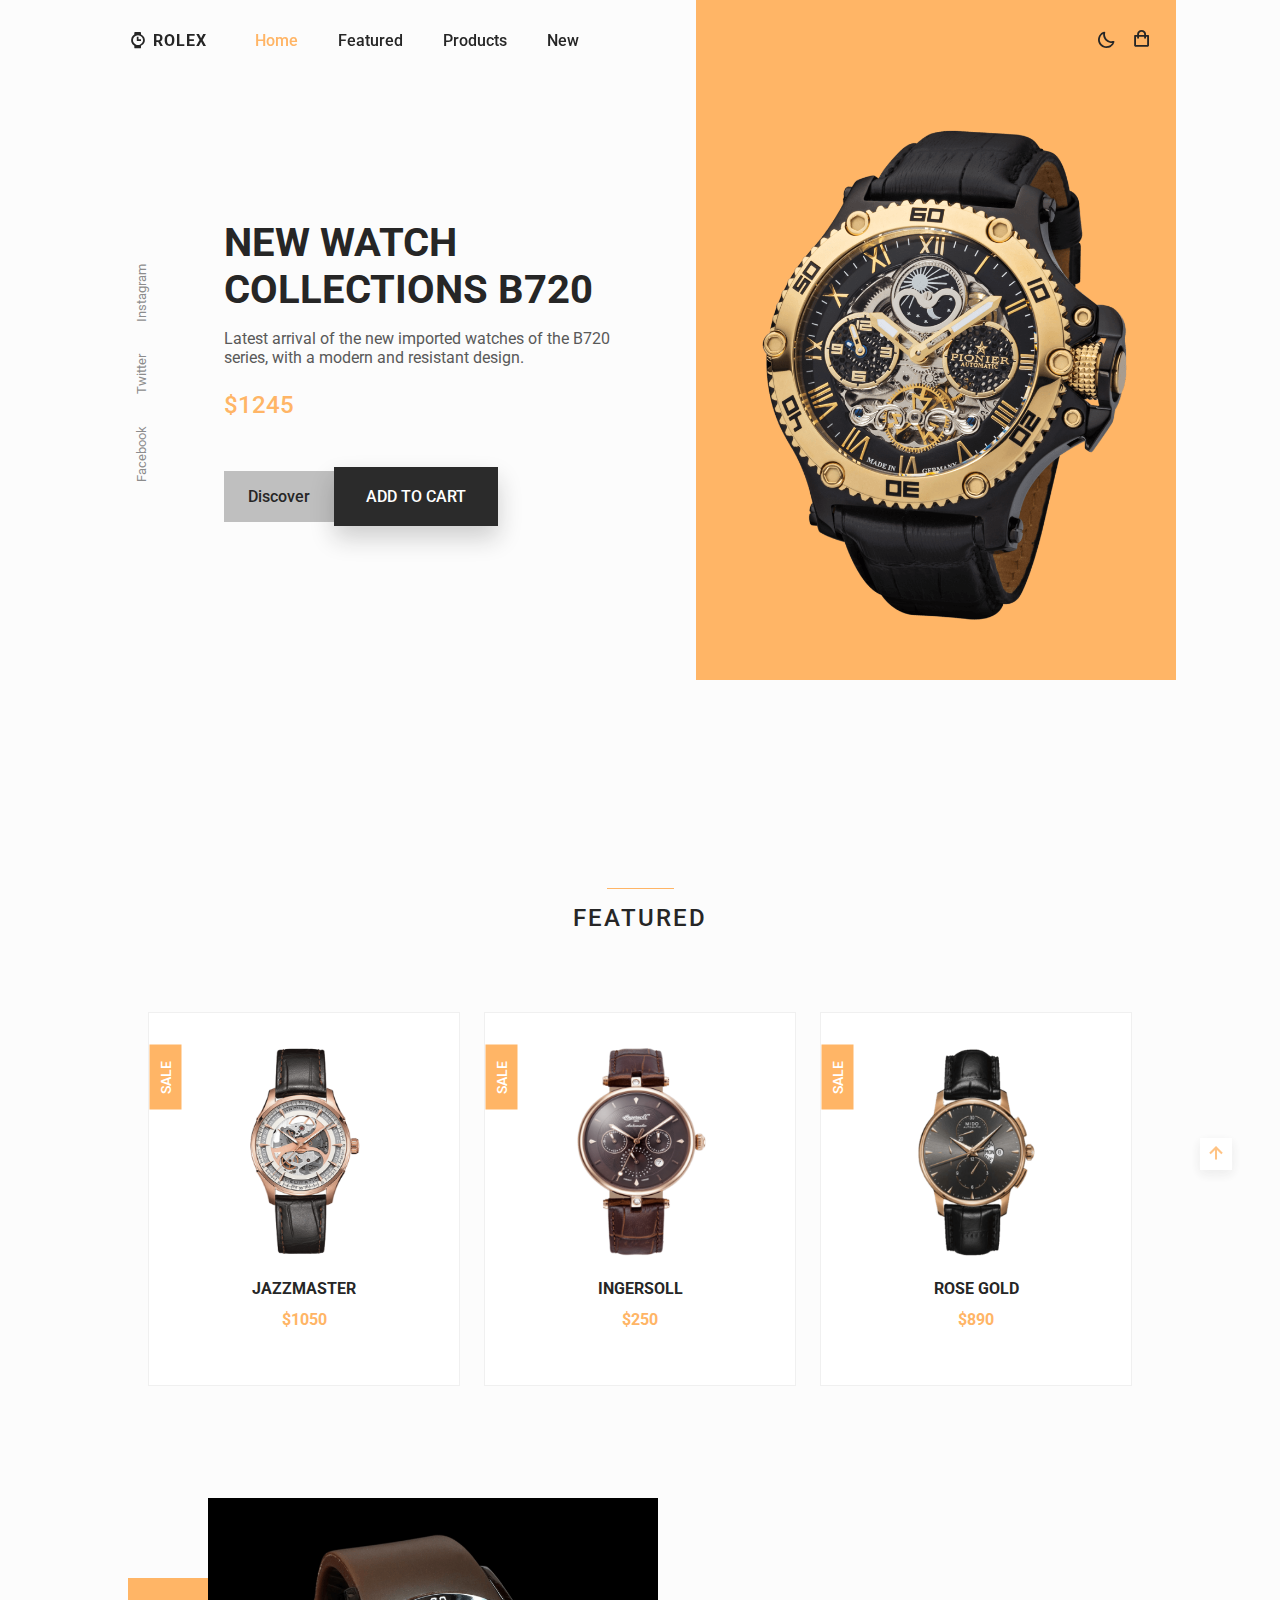
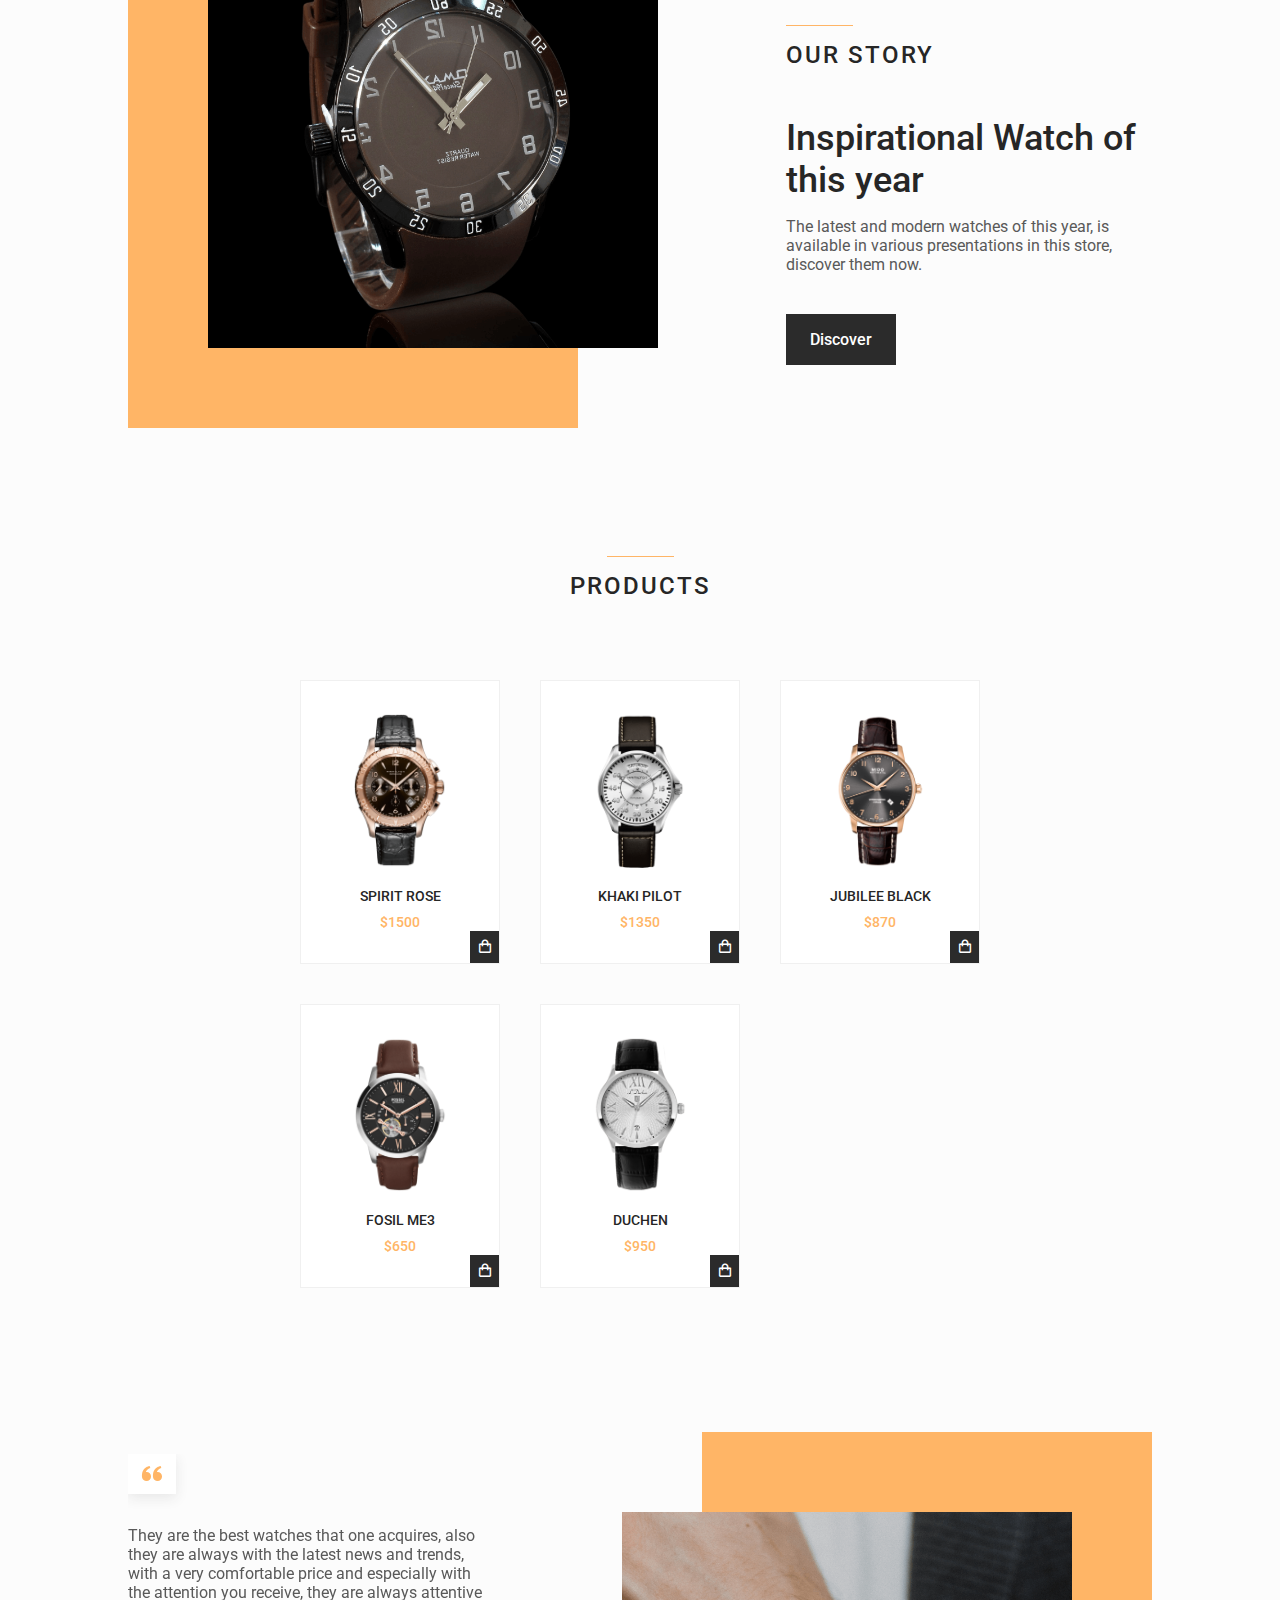
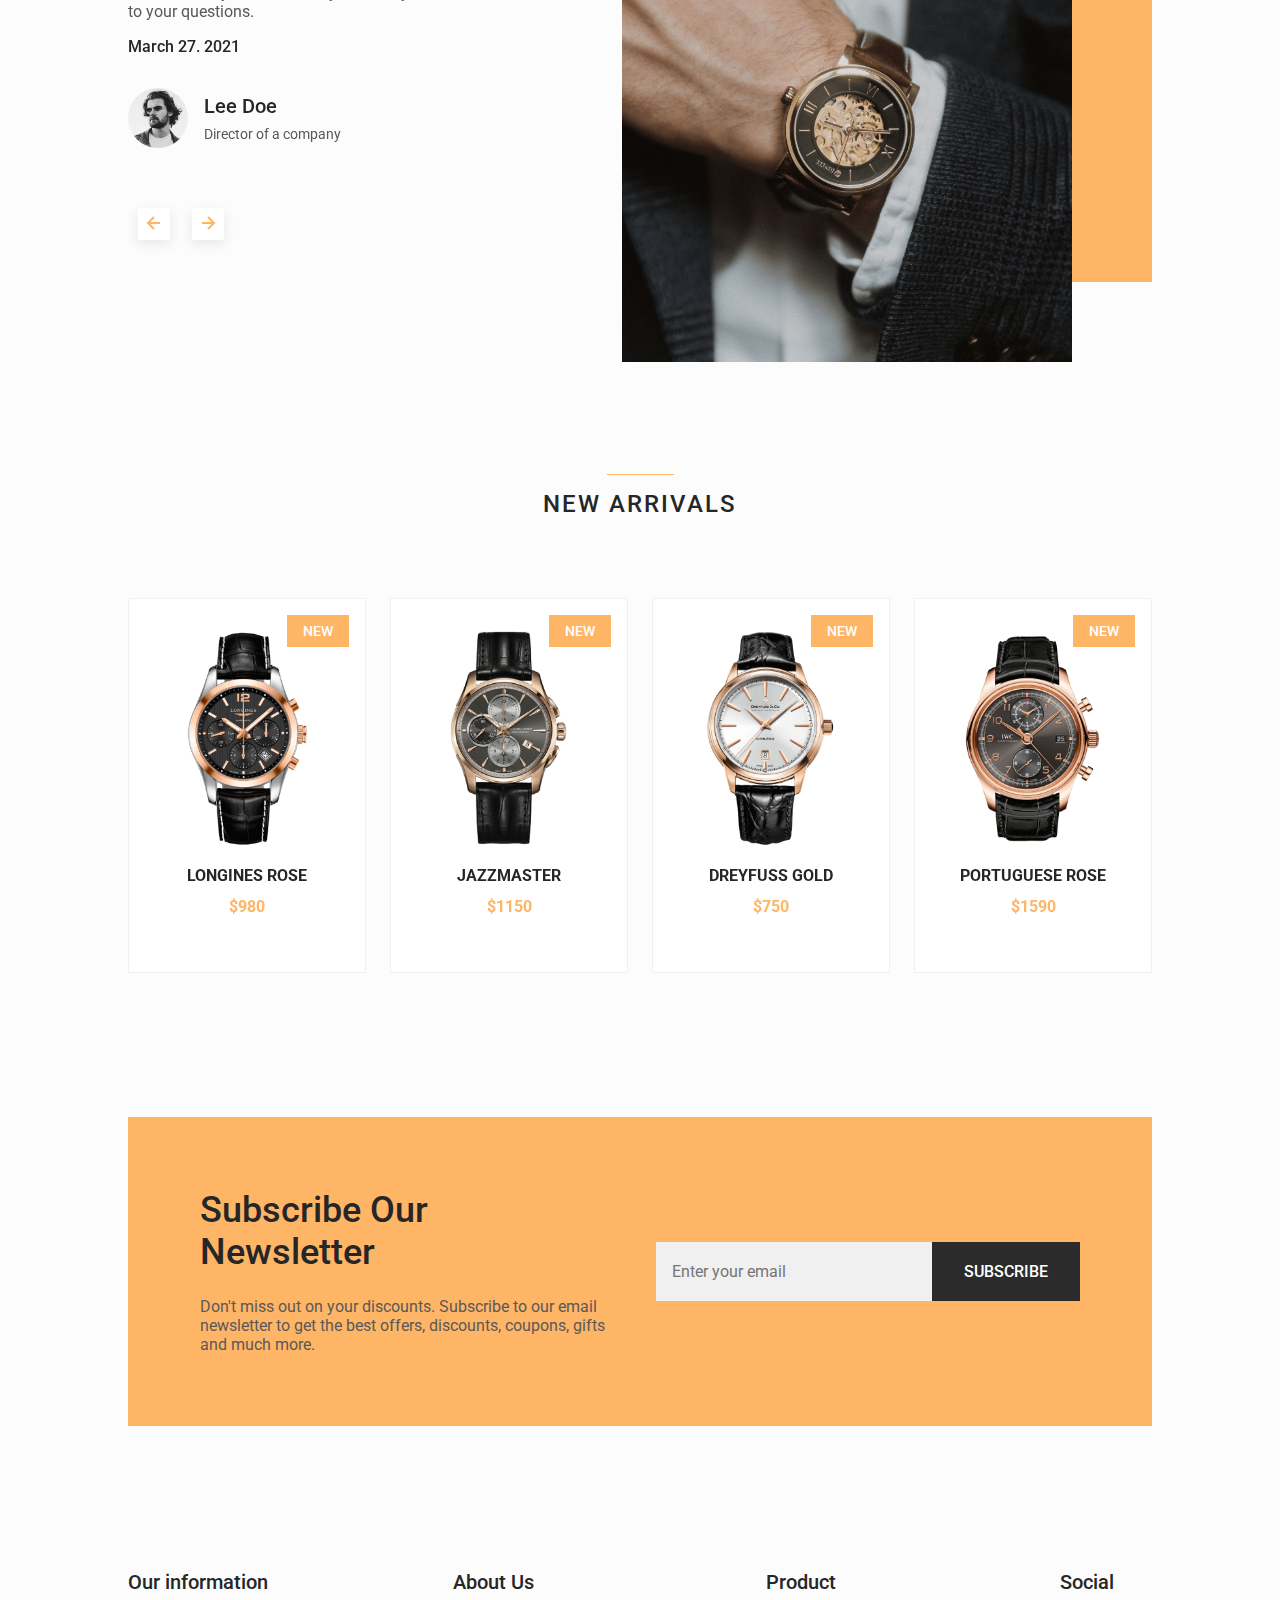
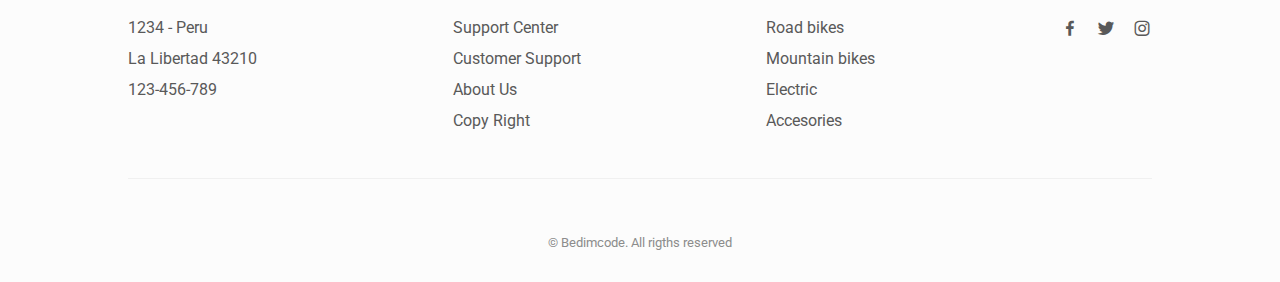
<file: responsive-watches-website-main/index.html>
<!DOCTYPE html>
    <html lang="en">
    <head>
        <meta charset="UTF-8">
        <meta name="viewport" content="width=device-width, initial-scale=1.0">

        <!--=============== FAVICON ===============-->
        <link rel="shortcut icon" href="assets/img/favicon.png" type="image/x-icon">

        <!--=============== BOXICONS ===============-->
        <link rel="stylesheet" href="https://cdn.jsdelivr.net/npm/boxicons@latest/css/boxicons.min.css">

        <!--=============== SWIPER CSS ===============--> 
        <link rel="stylesheet" href="assets/css/swiper-bundle.min.css">

        <!--=============== CSS ===============-->
        <link rel="stylesheet" href="assets/css/styles.css">

        <title>Responsive watches website - Bedimcode</title>
    </head>
    <body>
        <!--==================== HEADER ====================-->
        <header class="header" id="header">
            <nav class="nav container">
                <a href="#" class="nav__logo">
                    <i class='bx bxs-watch nav__logo-icon'></i> Rolex
                </a>

                <div class="nav__menu" id="nav-menu">
                    <ul class="nav__list">
                        <li class="nav__item">
                            <a href="#home" class="nav__link active-link">Home</a>
                        </li>
                        <li class="nav__item">
                            <a href="#featured" class="nav__link">Featured</a>
                        </li>
                        <li class="nav__item">
                            <a href="#products" class="nav__link">Products</a>
                        </li>
                        <li class="nav__item">
                            <a href="#new" class="nav__link">New</a>
                        </li>
                    </ul>

                    <div class="nav__close" id="nav-close">
                        <i class='bx bx-x' ></i>
                    </div>
                </div>

                <div class="nav__btns">
                    <!-- Theme change button -->
                    <i class='bx bx-moon change-theme' id="theme-button"></i>

                    <div class="nav__shop" id="cart-shop">
                        <i class='bx bx-shopping-bag' ></i>
                    </div>

                    <div class="nav__toggle" id="nav-toggle">
                        <i class='bx bx-grid-alt' ></i>
                    </div>
                </div>
            </nav>
        </header>

        <!--==================== CART ====================-->
        <div class="cart" id="cart">
            <i class='bx bx-x cart__close' id="cart-close"></i>

            <h2 class="cart__title-center">My Cart</h2>

            <div class="cart__container">
                <article class="cart__card">
                    <div class="cart__box">
                        <img src="assets/img/featured1.png" alt="" class="cart__img">
                    </div>

                    <div class="cart__details">
                        <h3 class="cart__title">Jazzmaster</h3>
                        <span class="cart__price">$1050</span>

                        <div class="cart__amount">
                            <div class="cart__amount-content">
                                <span class="cart__amount-box">
                                    <i class='bx bx-minus' ></i>
                                </span>

                                <span class="cart__amount-number">1</span>

                                <span class="cart__amount-box">
                                    <i class='bx bx-plus' ></i>
                                </span>
                            </div>

                            <i class='bx bx-trash-alt cart__amount-trash' ></i>
                        </div>
                    </div>
                </article>
                
                <article class="cart__card">
                    <div class="cart__box">
                        <img src="assets/img/featured3.png" alt="" class="cart__img">
                    </div>

                    <div class="cart__details">
                        <h3 class="cart__title">Rose Gold</h3>
                        <span class="cart__price">$850</span>

                        <div class="cart__amount">
                            <div class="cart__amount-content">
                                <span class="cart__amount-box">
                                    <i class='bx bx-minus' ></i>
                                </span>

                                <span class="cart__amount-number">1</span>

                                <span class="cart__amount-box">
                                    <i class='bx bx-plus' ></i>
                                </span>
                            </div>

                            <i class='bx bx-trash-alt cart__amount-trash' ></i>
                        </div>
                    </div>
                </article>

                <article class="cart__card">
                    <div class="cart__box">
                        <img src="assets/img/new1.png" alt="" class="cart__img">
                    </div>

                    <div class="cart__details">
                        <h3 class="cart__title">Longines Rose</h3>
                        <span class="cart__price">$980</span>

                        <div class="cart__amount">
                            <div class="cart__amount-content">
                                <span class="cart__amount-box">
                                    <i class='bx bx-minus' ></i>
                                </span>

                                <span class="cart__amount-number">1</span>

                                <span class="cart__amount-box">
                                    <i class='bx bx-plus' ></i>
                                </span>
                            </div>

                            <i class='bx bx-trash-alt cart__amount-trash' ></i>
                        </div>
                    </div>
                </article>
            </div>

            <div class="cart__prices">
                <span class="cart__prices-item">3 items</span>
                <span class="cart__prices-total">$2880</span>
            </div>
        </div>

        <!--==================== MAIN ====================-->
        <main class="main">
            <!--==================== HOME ====================-->
            <section class="home" id="home">
                <div class="home__container container grid">
                    <div class="home__img-bg">
                        <img src="assets/img/home.png" alt="" class="home__img">
                    </div>
    
                    <div class="home__social">
                        <a href="https://www.facebook.com/" target="_blank" class="home__social-link">
                            Facebook
                        </a>
                        <a href="https://twitter.com/" target="_blank" class="home__social-link">
                            Twitter
                        </a>
                        <a href="https://www.instagram.com/" target="_blank" class="home__social-link">
                            Instagram
                        </a>
                    </div>
    
                    <div class="home__data">
                        <h1 class="home__title">NEW WATCH <br> COLLECTIONS B720</h1>
                        <p class="home__description">
                            Latest arrival of the new imported watches of the B720 series, 
                            with a modern and resistant design.
                        </p>
                        <span class="home__price">$1245</span>

                        <div class="home__btns">
                            <a href="#" class="button button--gray button--small">
                                Discover
                            </a>

                            <button class="button home__button">ADD TO CART</button>
                        </div>
                    </div>
                </div>
            </section>

            <!--==================== FEATURED ====================-->
            <section class="featured section container" id="featured">
                <h2 class="section__title">
                    Featured
                </h2>

                <div class="featured__container grid">
                    <article class="featured__card">
                        <span class="featured__tag">Sale</span>

                        <img src="assets/img/featured1.png" alt="" class="featured__img">

                        <div class="featured__data">
                            <h3 class="featured__title">Jazzmaster</h3>
                            <span class="featured__price">$1050</span>
                        </div>

                        <button class="button featured__button">ADD TO CART</button>
                    </article>

                    <article class="featured__card">
                        <span class="featured__tag">Sale</span>

                        <img src="assets/img/featured2.png" alt="" class="featured__img">

                        <div class="featured__data">
                            <h3 class="featured__title">Ingersoll</h3>
                            <span class="featured__price">$250</span>
                        </div>

                        <button class="button featured__button">ADD TO CART</button>
                    </article>

                    <article class="featured__card">
                        <span class="featured__tag">Sale</span>

                        <img src="assets/img/featured3.png" alt="" class="featured__img">

                        <div class="featured__data">
                            <h3 class="featured__title">Rose gold</h3>
                            <span class="featured__price">$890</span>
                        </div>

                        <button class="button featured__button">ADD TO CART</button>
                    </article>
                </div>
            </section>

            <!--==================== STORY ====================-->
            <section class="story section container">
                <div class="story__container grid">
                    <div class="story__data">
                        <h2 class="section__title story__section-title">
                            Our Story
                        </h2>
    
                        <h1 class="story__title">
                            Inspirational Watch of <br> this year
                        </h1>
    
                        <p class="story__description">
                            The latest and modern watches of this year, is available in various 
                            presentations in this store, discover them now.
                        </p>
    
                        <a href="#" class="button button--small">Discover</a>
                    </div>

                    <div class="story__images">
                        <img src="assets/img/story.png" alt="" class="story__img">
                        <div class="story__square"></div>
                    </div>
                </div>
            </section>

            <!--==================== PRODUCTS ====================-->
            <section class="products section container" id="products">
                <h2 class="section__title">
                    Products
                </h2>

                <div class="products__container grid">
                    <article class="products__card">
                        <img src="assets/img/product1.png" alt="" class="products__img">

                        <h3 class="products__title">Spirit rose</h3>
                        <span class="products__price">$1500</span>

                        <button class="products__button">
                            <i class='bx bx-shopping-bag'></i>
                        </button>
                    </article>

                    <article class="products__card">
                        <img src="assets/img/product2.png" alt="" class="products__img">

                        <h3 class="products__title">Khaki pilot</h3>
                        <span class="products__price">$1350</span>

                        <button class="products__button">
                            <i class='bx bx-shopping-bag'></i>
                        </button>
                    </article>

                    <article class="products__card">
                        <img src="assets/img/product3.png" alt="" class="products__img">

                        <h3 class="products__title">Jubilee black</h3>
                        <span class="products__price">$870</span>

                        <button class="products__button">
                            <i class='bx bx-shopping-bag'></i>
                        </button>
                    </article>

                    <article class="products__card">
                        <img src="assets/img/product4.png" alt="" class="products__img">

                        <h3 class="products__title">Fosil me3</h3>
                        <span class="products__price">$650</span>

                        <button class="products__button">
                            <i class='bx bx-shopping-bag'></i>
                        </button>
                    </article>

                    <article class="products__card">
                        <img src="assets/img/product5.png" alt="" class="products__img">

                        <h3 class="products__title">Duchen</h3>
                        <span class="products__price">$950</span>

                        <button class="products__button">
                            <i class='bx bx-shopping-bag'></i>
                        </button>
                    </article>
                </div>
            </section>

            <!--==================== TESTIMONIAL ====================-->
            <section class="testimonial section container">
                <div class="testimonial__container grid">
                    <div class="swiper testimonial-swiper">
                        <div class="swiper-wrapper">
                            <div class="testimonial__card swiper-slide">
                                <div class="testimonial__quote">
                                    <i class='bx bxs-quote-alt-left' ></i>
                                </div>
                                <p class="testimonial__description">
                                    They are the best watches that one acquires, also they are always with the latest 
                                    news and trends, with a very comfortable price and especially with the attention 
                                    you receive, they are always attentive to your questions.
                                </p>
                                <h3 class="testimonial__date">March 27. 2021</h3>
        
                                <div class="testimonial__perfil">
                                    <img src="assets/img/testimonial1.jpg" alt="" class="testimonial__perfil-img">
        
                                    <div class="testimonial__perfil-data">
                                        <span class="testimonial__perfil-name">Lee Doe</span>
                                        <span class="testimonial__perfil-detail">Director of a company</span>
                                    </div>
                                </div>
                            </div>

                            <div class="testimonial__card swiper-slide">
                                <div class="testimonial__quote">
                                    <i class='bx bxs-quote-alt-left' ></i>
                                </div>
                                <p class="testimonial__description">
                                    They are the best watches that one acquires, also they are always with the latest 
                                    news and trends, with a very comfortable price and especially with the attention 
                                    you receive, they are always attentive to your questions.
                                </p>
                                <h3 class="testimonial__date">March 27. 2021</h3>
        
                                <div class="testimonial__perfil">
                                    <img src="assets/img/testimonial2.jpg" alt="" class="testimonial__perfil-img">
        
                                    <div class="testimonial__perfil-data">
                                        <span class="testimonial__perfil-name">Samantha Mey</span>
                                        <span class="testimonial__perfil-detail">Director of a company</span>
                                    </div>
                                </div>
                            </div>

                            <div class="testimonial__card swiper-slide">
                                <div class="testimonial__quote">
                                    <i class='bx bxs-quote-alt-left' ></i>
                                </div>
                                <p class="testimonial__description">
                                    They are the best watches that one acquires, also they are always with the latest 
                                    news and trends, with a very comfortable price and especially with the attention 
                                    you receive, they are always attentive to your questions.
                                </p>
                                <h3 class="testimonial__date">March 27. 2021</h3>
        
                                <div class="testimonial__perfil">
                                    <img src="assets/img/testimonial3.jpg" alt="" class="testimonial__perfil-img">
        
                                    <div class="testimonial__perfil-data">
                                        <span class="testimonial__perfil-name">Raul Zaman</span>
                                        <span class="testimonial__perfil-detail">Director of a company</span>
                                    </div>
                                </div>
                            </div>
                        </div>
                        
                        <div class="swiper-button-next">
                            <i class='bx bx-right-arrow-alt' ></i>
                        </div>
                        <div class="swiper-button-prev">
                            <i class='bx bx-left-arrow-alt' ></i>
                        </div>
                    </div>

                    <div class="testimonial__images">
                        <div class="testimonial__square"></div>
                        <img src="assets/img/testimonial.png" alt="" class="testimonial__img">
                    </div>
                </div>
            </section>

            <!--==================== NEW ====================-->
            <section class="new section container" id="new">
                <h2 class="section__title">
                    New Arrivals
                </h2>
                
                <div class="new__container">
                    <div class="swiper new-swiper">
                        <div class="swiper-wrapper">
                            <article class="new__card swiper-slide">
                                <span class="new__tag">New</span>
        
                                <img src="assets/img/new1.png" alt="" class="new__img">
        
                                <div class="new__data">
                                    <h3 class="new__title">Longines rose</h3>
                                    <span class="new__price">$980</span>
                                </div>
        
                                <button class="button new__button">ADD TO CART</button>
                            </article>

                            <article class="new__card swiper-slide">
                                <span class="new__tag">New</span>
        
                                <img src="assets/img/new2.png" alt="" class="new__img">
        
                                <div class="new__data">
                                    <h3 class="new__title">Jazzmaster</h3>
                                    <span class="new__price">$1150</span>
                                </div>
        
                                <button class="button new__button">ADD TO CART</button>
                            </article>

                            <article class="new__card swiper-slide">
                                <span class="new__tag">New</span>
        
                                <img src="assets/img/new3.png" alt="" class="new__img">
        
                                <div class="new__data">
                                    <h3 class="new__title">Dreyfuss gold</h3>
                                    <span class="new__price">$750</span>
                                </div>
        
                                <button class="button new__button">ADD TO CART</button>
                            </article>

                            <article class="new__card swiper-slide">
                                <span class="new__tag">New</span>
        
                                <img src="assets/img/new4.png" alt="" class="new__img">
        
                                <div class="new__data">
                                    <h3 class="new__title">Portuguese rose</h3>
                                    <span class="new__price">$1590</span>
                                </div>
        
                                <button class="button new__button">ADD TO CART</button>
                            </article>                       
                        </div>
                    </div>
                </div>
            </section>

            <!--==================== NEWSLETTER ====================-->
            <section class="newsletter section container">
                <div class="newsletter__bg grid">
                    <div>
                        <h2 class="newsletter__title">Subscribe Our <br> Newsletter</h2>
                        <p class="newsletter__description">
                            Don't miss out on your discounts. Subscribe to our email 
                            newsletter to get the best offers, discounts, coupons, 
                            gifts and much more.
                        </p>
                    </div>

                    <form action="" class="newsletter__subscribe">
                        <input type="email" placeholder="Enter your email" class="newsletter__input">
                        <button class="button">
                            SUBSCRIBE
                        </button>
                    </form>
                </div>
            </section>
        </main>

        <!--==================== FOOTER ====================-->
        <footer class="footer section">
            <div class="footer__container container grid">
                <div class="footer__content">
                    <h3 class="footer__title">Our information</h3>

                    <ul class="footer__list">
                        <li>1234 - Peru</li>
                        <li>La Libertad 43210</li>
                        <li>123-456-789</li>
                    </ul>
                </div>
                <div class="footer__content">
                    <h3 class="footer__title">About Us</h3>

                    <ul class="footer__links">
                        <li>
                            <a href="#" class="footer__link">Support Center</a>
                        </li>
                        <li>
                            <a href="#" class="footer__link">Customer Support</a>
                        </li>
                        <li>
                            <a href="#" class="footer__link">About Us</a>
                        </li>
                        <li>
                            <a href="#" class="footer__link">Copy Right</a>
                        </li>
                    </ul>
                </div>

                <div class="footer__content">
                    <h3 class="footer__title">Product</h3>

                    <ul class="footer__links">
                        <li>
                            <a href="#" class="footer__link">Road bikes</a>
                        </li>
                        <li>
                            <a href="#" class="footer__link">Mountain bikes</a>
                        </li>
                        <li>
                            <a href="#" class="footer__link">Electric</a>
                        </li>
                        <li>
                            <a href="#" class="footer__link">Accesories</a>
                        </li>
                    </ul>
                </div>

                <div class="footer__content">
                    <h3 class="footer__title">Social</h3>

                    <ul class="footer__social">
                        <a href="https://www.facebook.com/" target="_blank" class="footer__social-link">
                            <i class='bx bxl-facebook'></i>
                        </a>

                        <a href="https://twitter.com/" target="_blank" class="footer__social-link">
                            <i class='bx bxl-twitter' ></i>
                        </a>

                        <a href="https://www.instagram.com/" target="_blank" class="footer__social-link">
                            <i class='bx bxl-instagram' ></i>
                        </a>
                    </ul>
                </div>
            </div>

            <span class="footer__copy">&#169; Bedimcode. All rigths reserved</span>
        </footer>

        <!--=============== SCROLL UP ===============-->
        <a href="#" class="scrollup" id="scroll-up"> 
            <i class='bx bx-up-arrow-alt scrollup__icon' ></i>
        </a>

        <!--=============== SWIPER JS ===============-->
        <script src="assets/js/swiper-bundle.min.js"></script>

        <!--=============== MAIN JS ===============-->
        <script src="assets/js/main.js"></script>
    </body>
</html>
</file>
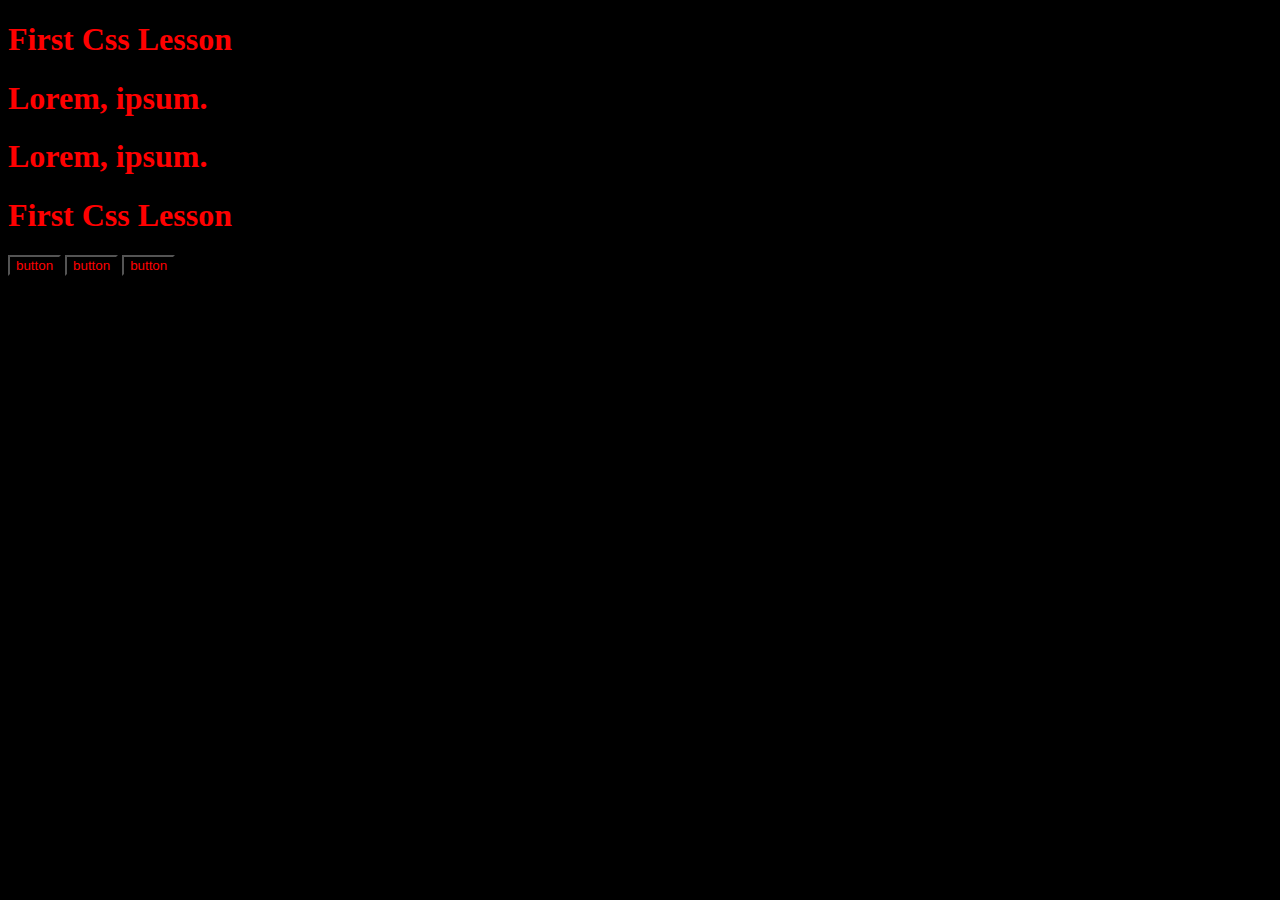
<file: css lessons/1 first lesson/index.html>
<!DOCTYPE html>
<html lang="en">

<head>
    <meta charset="UTF-8">
    <meta name="viewport" content="width=device-width, initial-scale=1.0">
    <title>First Css Lesson</title>
    <link rel="stylesheet" href="style.css">
</head>

<body>

    <div>
        <h1>First Css Lesson</h1>
        <main>
            <h1>Lorem, ipsum.</h1>
            <aside>
                <h1>Lorem, ipsum.</h1>
            </aside>
        </main>
    </div>
    <h1>First Css Lesson</h1>

    <!-- <h1 style="color: snow;">First Css Lesson</h1> -->


    <!-- <main>
        <p>Lorem ipsum dolor sit amet.</p>
        <div>
            <p class="testclass">Lorem ipsum dolor sit amet.</p>
            <aside>
                <p id="testid">Lorem ipsum dolor sit amet.</p>
            </aside>
        </div>
    </main> -->
    
<!--   
    <h1>First Css Lesson</h1>
    <h1>First Css Lesson</h1>
    <h1>First Css Lesson</h1> -->


    <!-- <nav></nav> -->
    <!-- <main></main> -->
    <!-- <section></section> -->
    <!-- <aside></aside> -->
    <!-- <header></header> -->
    <!-- <footer></footer> -->

    <button>button</button>
    <button>button</button>
    <button>button</button>
</body>
<style>
    /* button {
        background-color: green;
        color: snow;
    } */
</style>

</html>
</file>
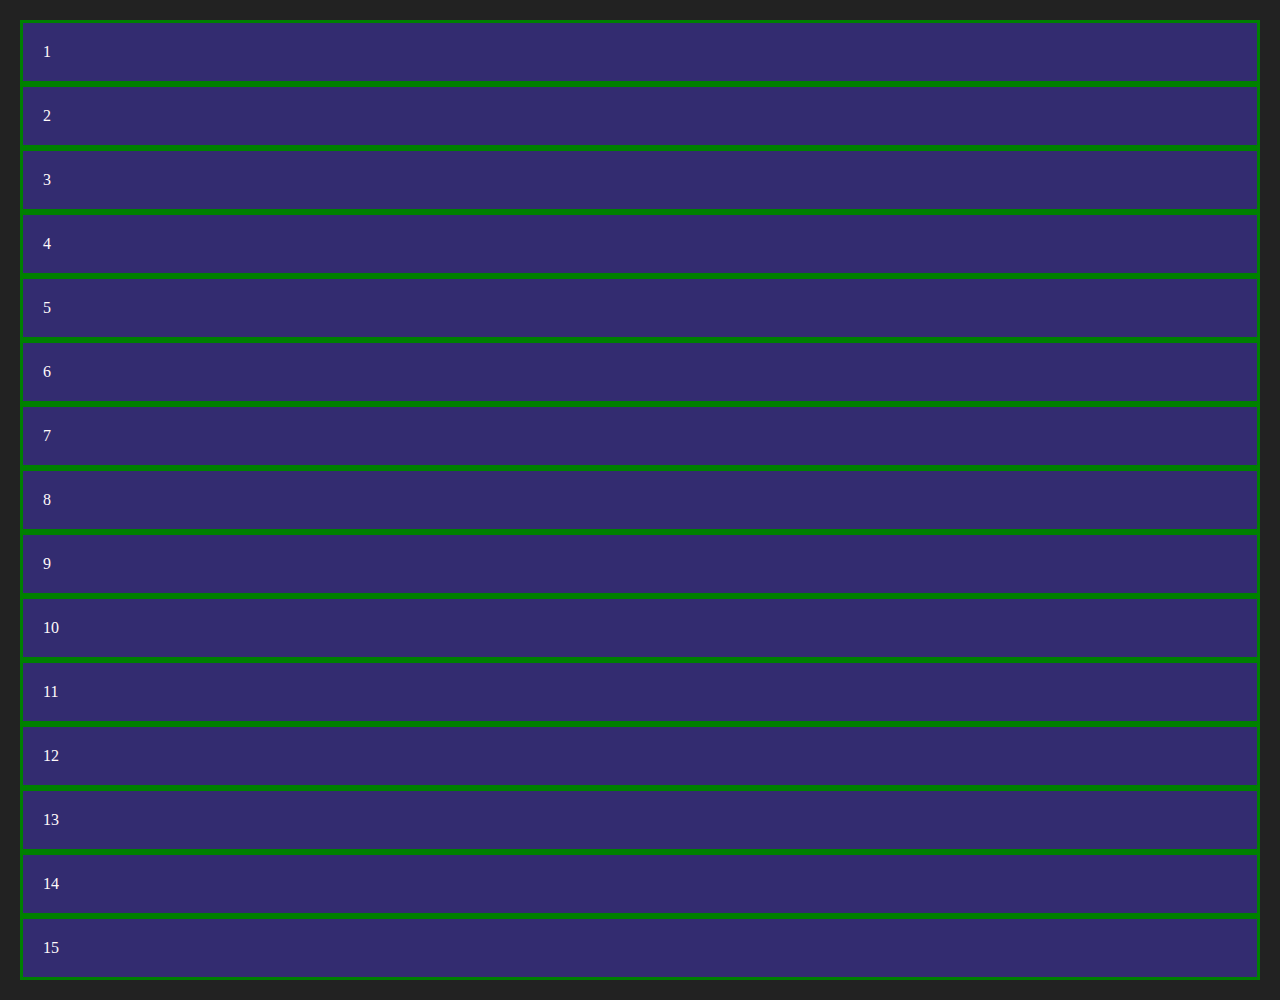
<file: css lessons/17 flex lesson/index.html>
<!DOCTYPE html>
<html lang="en">

<head>
    <meta charset="UTF-8">
    <meta name="viewport" content="width=s, initial-scale=1.0">
    <title>Document</title>
</head>

<body>

    <div class="flex__container">
        <div class="flex__items item-1">
            <div class="flex__content content-1">1</div>
        </div>
        <div class="flex__items item-2">
            <div class="flex__content content-2">2</div>
        </div>
        <div class="flex__items item-3">
            <div class="flex__content content-3">3</div>
        </div>
        <div class="flex__items item-1">
            <div class="flex__content content-1">4</div>
        </div>
        <div class="flex__items item-2">
            <div class="flex__content content-2">5</div>
        </div>
        <div class="flex__items item-3">
            <div class="flex__content content-3">6</div>
        </div>
        <div class="flex__items item-1">
            <div class="flex__content content-1">7</div>
        </div>
        <div class="flex__items item-2">
            <div class="flex__content content-2">8</div>
        </div>
        <div class="flex__items item-3">
            <div class="flex__content content-3">9</div>
        </div>
        <div class="flex__items item-1">
            <div class="flex__content content-1">10</div>
        </div>
        <div class="flex__items item-2">
            <div class="flex__content content-2">11</div>
        </div>
        <div class="flex__items item-3">
            <div class="flex__content content-3">12</div>
        </div>
        <div class="flex__items item-1">
            <div class="flex__content content-1">13</div>
        </div>
        <div class="flex__items item-2">
            <div class="flex__content content-2">14</div>
        </div>
        <div class="flex__items item-3">
            <div class="flex__content content-3">15</div>
        </div>
    </div>

</body>

<style>
    *,
    ::before,
    ::after {
        padding: 0;
        margin: 0;
        transition: 0.5s;
        box-sizing: border-box;
        /* text-align: center; */
    }


    body {
        background-color: #222;
        color: snow;
        padding: 20px;
    }

    .flex__container {
        /* height: 50vh; */
        /* border: 3px solid white; */
        /* display: flex; */
        /* flex-direction: row; */
        /* flex-direction: column; */
        /* display: inline-flex; */
        /* flex-direction: column; */
        /* justify-content: start; */
        /* justify-content: end; */
        /* justify-content: center; */
        /* justify-content: space-between; */
        /* justify-content: space-evenly; */
        /* justify-content: space-around; */
        /* display: inline-flex; */
        /* align-items: stretch; */
        /* align-items: start; */
        /* align-items: end; */
        /* align-items: center; */
        /* align-items: baseline; */
        /* flex-wrap: nowrap; */
        /* flex-wrap: wrap; */
        /* flex-wrap: wrap-reverse; */
    }

    .flex__items {
        /* width: 100%; */
        /* flex-basis: auto; */
        /* flex-basis: 250px; */
        /* flex-basis: 33.333%; */
        border: 3px solid green;
    }

    .flex__content {
        background-color: rgb(51, 44, 112);
        padding: 20px;
    }

    .item-1 {
        /* align-self: start; */
        /* align-self: end; */
        order: 1;
    }

    .item-3 {
        /* align-self: end; */
        order: 3;
    }

    .item-2 {
        /* align-self: center; */
        /* flex-basis: 400px; */
        order: 2;
        /* flex-grow: 0; */
        /* flex-grow: 1; */
        /* flex-shrink: 0; */
        /* flex-shrink: 1; */
        /* flex: 1 1 33.33%; */
    }

    .content-2 {
        /* padding: 50px; */
        /* font-size: 50px; */
    }

    .content-3,
    .content-1 {
        /* padding: 20px;
        font-size: 35px; */
    }
</style>


</html>
</file>
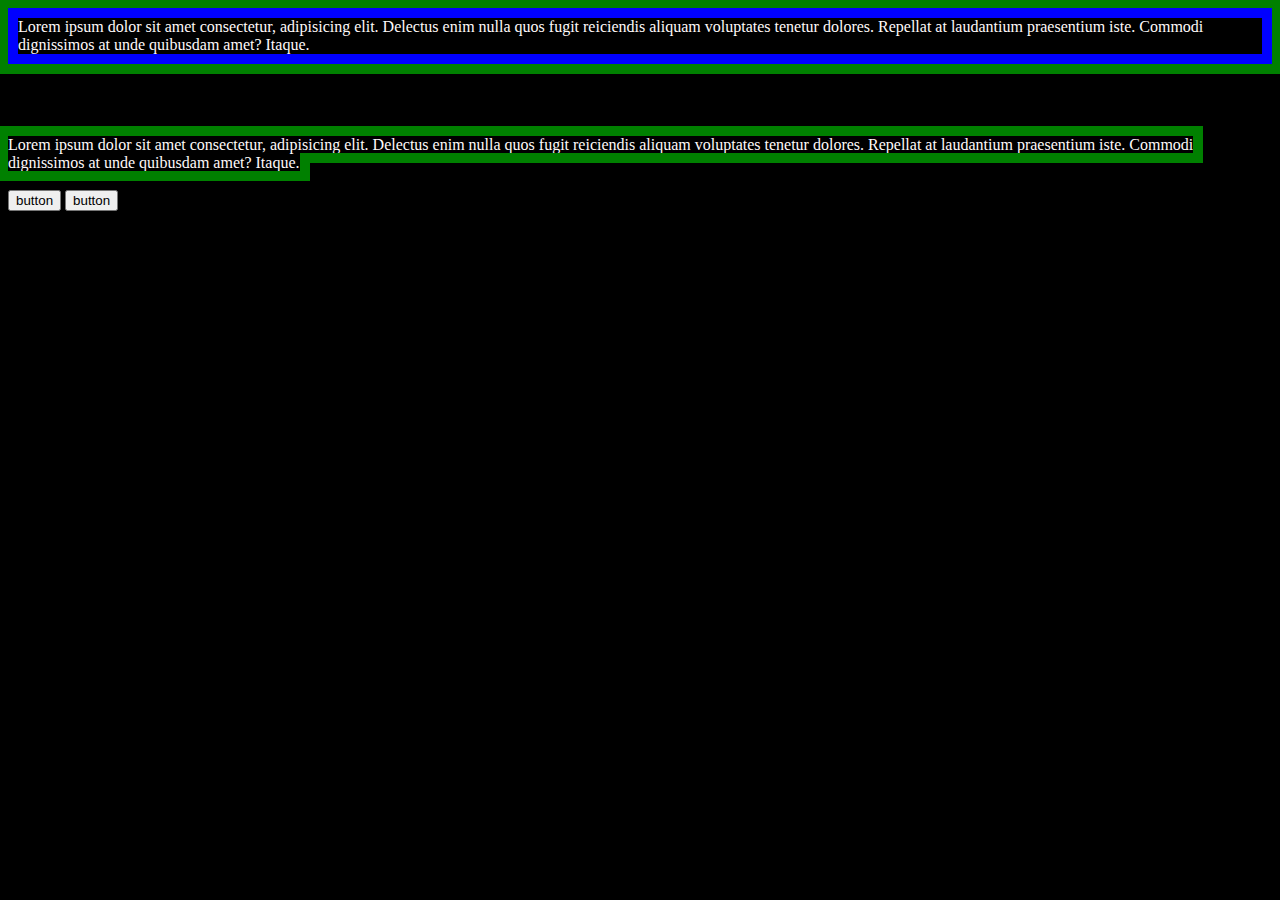
<file: css lessons/border-hover/index.html>
<!DOCTYPE html>
<html lang="en">

<head>
    <meta charset="UTF-8">
    <meta name="viewport" content="width=device-width, initial-scale=1.0">
    <title>Document</title>
    <link rel="stylesheet" href="style.css">
</head>

<body>

    <!-- <main class="m1">
        <span>
            Lorem ipsum dolor sit amet.
            Lorem ipsum dolor sit amet.
            Lorem ipsum dolor sit amet.
            Lorem ipsum dolor sit amet.
            Lorem ipsum dolor sit amet.
            Lorem ipsum dolor sit amet.
            Lorem ipsum dolor sit amet.
        </span>
    </main> -->
    <!-- <main class="m2">

    </main> -->

    <div>
        Lorem ipsum dolor sit amet consectetur,
        adipisicing elit. Delectus enim nulla
        quos fugit reiciendis aliquam voluptates
        tenetur dolores. Repellat at laudantium
        praesentium iste. Commodi dignissimos at
        unde quibusdam amet? Itaque.
    </div>
    <br>
    <br>
    <br>
    <br>
    <span>
        Lorem ipsum dolor sit amet consectetur,
        adipisicing elit. Delectus enim nulla
        quos fugit reiciendis aliquam voluptates
        tenetur dolores. Repellat at laudantium
        praesentium iste. Commodi dignissimos at
        unde quibusdam amet? Itaque.
    </span>
   

    <!-- <a href="#">Lorem ipsum dolor sit amet.</a> -->

    <br>
    <br>
    <button>button</button>
    <button>button</button>
</body>

</html>
</file>
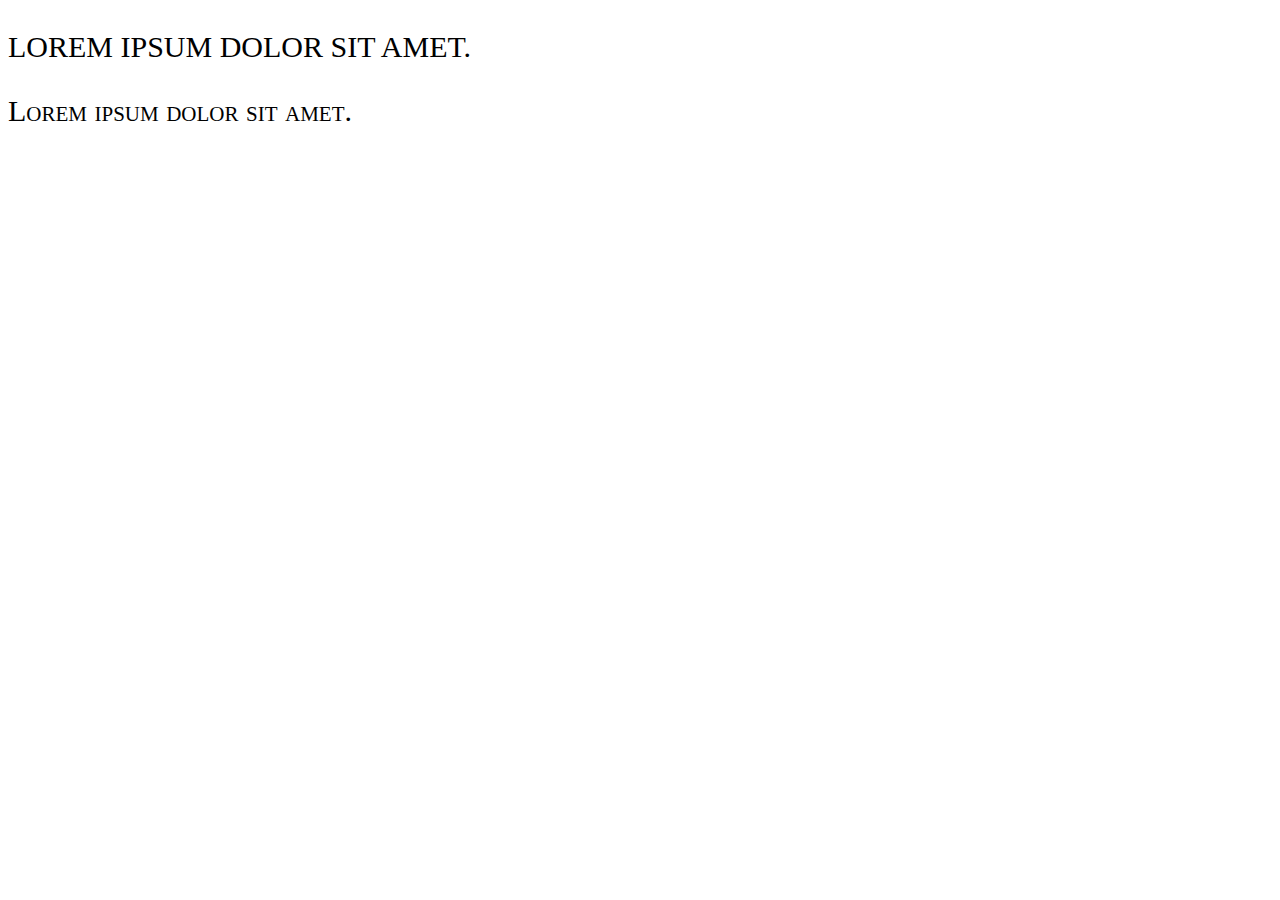
<file: css lessons/font-family/index.html>
<!DOCTYPE html>
<html lang="en">

<head>
    <meta charset="UTF-8">
    <meta name="viewport" content="width=device-width, initial-scale=1.0">
    <title>Font-Family</title>
    <link rel="stylesheet" href="style.css">
    <!-- <link rel="preconnect" href="https://fonts.googleapis.com">
    <link rel="preconnect" href="https://fonts.gstatic.com" crossorigin>
    <link
        href="https://fonts.googleapis.com/css2?family=Dancing+Script:wght@400..700&family=Kablammo&family=Londrina+Sketch&display=swap"
        rel="stylesheet"> -->
</head>

<body>

    <!-- 
    <p class="p1">
        Lorem ipsum dolor sit amet.
    </p>
    <p class="p2">
        Lorem ipsum dolor sit amet.
    </p>
    <p class="p3">
        Lorem ipsum dolor sit amet.
    </p> -->



    <div class="block1">
        <p>Lorem ipsum dolor sit amet.</p>
    </div>


    <div class="block2">
        <p>Lorem ipsum dolor sit amet.</p>
    </div>

</body>

</html>
</file>
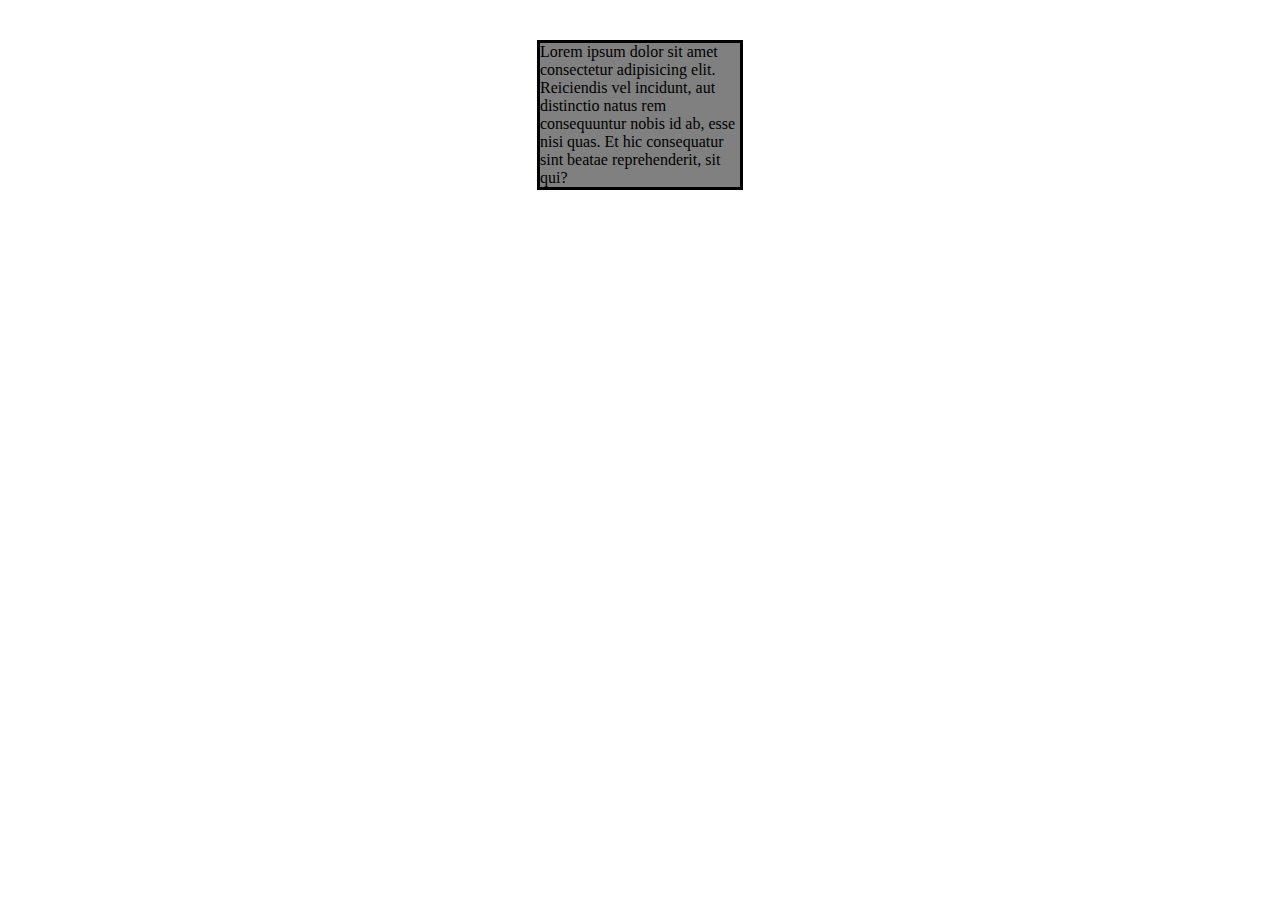
<file: css lessons/margin-padding/index.html>
<!DOCTYPE html>
<html lang="en">

<head>
    <meta charset="UTF-8">
    <meta name="viewport" content="width=device-width, initial-scale=1.0">
    <title>Margin and Padding</title>
    <link rel="stylesheet" href="style.css">
</head>

<body>

    <div>
      <span>
        Lorem ipsum dolor sit amet consectetur adipisicing elit. Reiciendis vel incidunt, aut distinctio natus rem consequuntur nobis id ab, esse nisi quas. Et hic consequatur sint beatae reprehenderit, sit qui?
      </span>
    </div>
    

    <!-- <div>
        <span>
            Lorem ipsum dolor sit amet consectetur adipisicing elit. Ipsam unde accusantium assumenda perspiciatis quibusdam nulla sapiente in reprehenderit eligendi iusto, enim consequuntur sint molestias odit, quas dolorem. Atque, animi optio.
        </span>
    </div> -->

</body>

</html>
</file>
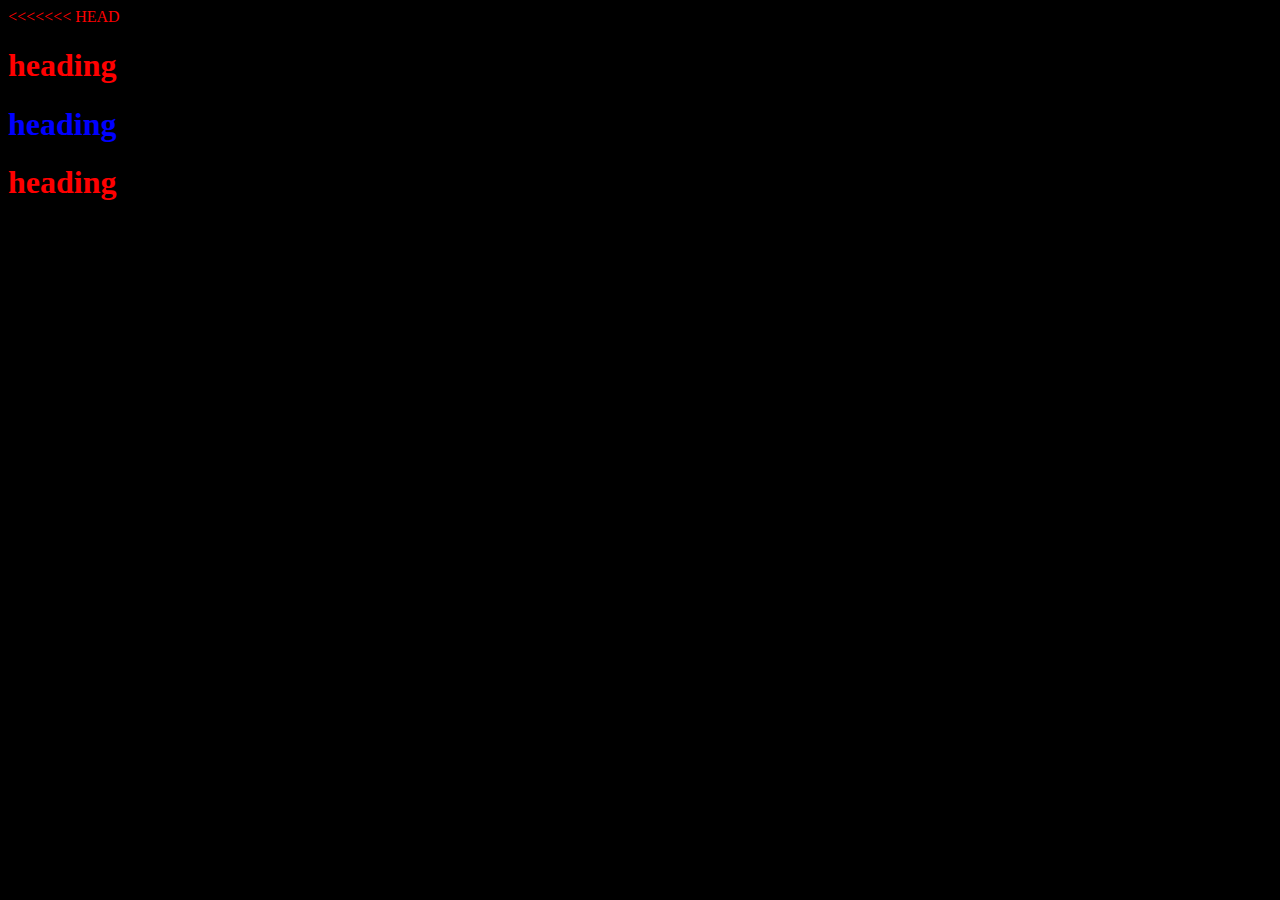
<file: css/1 first lesson/index.html>
<!DOCTYPE html>
<html lang="en">

<head>
    <meta charset="UTF-8">
    <meta name="viewport" content="width=device-width, initial-scale=1.0">
    <title>First Css Lesson</title>
    <link rel="stylesheet" href="style.css">
</head>

<body>

<<<<<<< HEAD

    <h1 title="title about">heading</h1>
    <h1 style="color: blue;">heading</h1>
    <h1 class="testclass" id="testid">heading</h1>


</body>
<style>
    h1 {
        color: red;
    }
=======
    <div>
        <h1>First Css Lesson</h1>
        <main>
            <h1>Lorem, ipsum.</h1>
            <aside>
                <h1>Lorem, ipsum.</h1>
            </aside>
        </main>
    </div>
    <h1>First Css Lesson</h1>

    <!-- <h1 style="color: snow;">First Css Lesson</h1> -->


    <!-- <main>
        <p>Lorem ipsum dolor sit amet.</p>
        <div>
            <p class="testclass">Lorem ipsum dolor sit amet.</p>
            <aside>
                <p id="testid">Lorem ipsum dolor sit amet.</p>
            </aside>
        </div>
    </main> -->
    
<!--   
    <h1>First Css Lesson</h1>
    <h1>First Css Lesson</h1>
    <h1>First Css Lesson</h1> -->


    <!-- <nav></nav> -->
    <!-- <main></main> -->
    <!-- <section></section> -->
    <!-- <aside></aside> -->
    <!-- <header></header> -->
    <!-- <footer></footer> -->

    <button>button</button>
    <button>button</button>
    <button>button</button>
</body>
<style>
    /* button {
        background-color: green;
        color: snow;
    } */
>>>>>>> e6bb4d1fa04612e94ed346bc9ca8fccf382ea55d
</style>

</html>
</file>
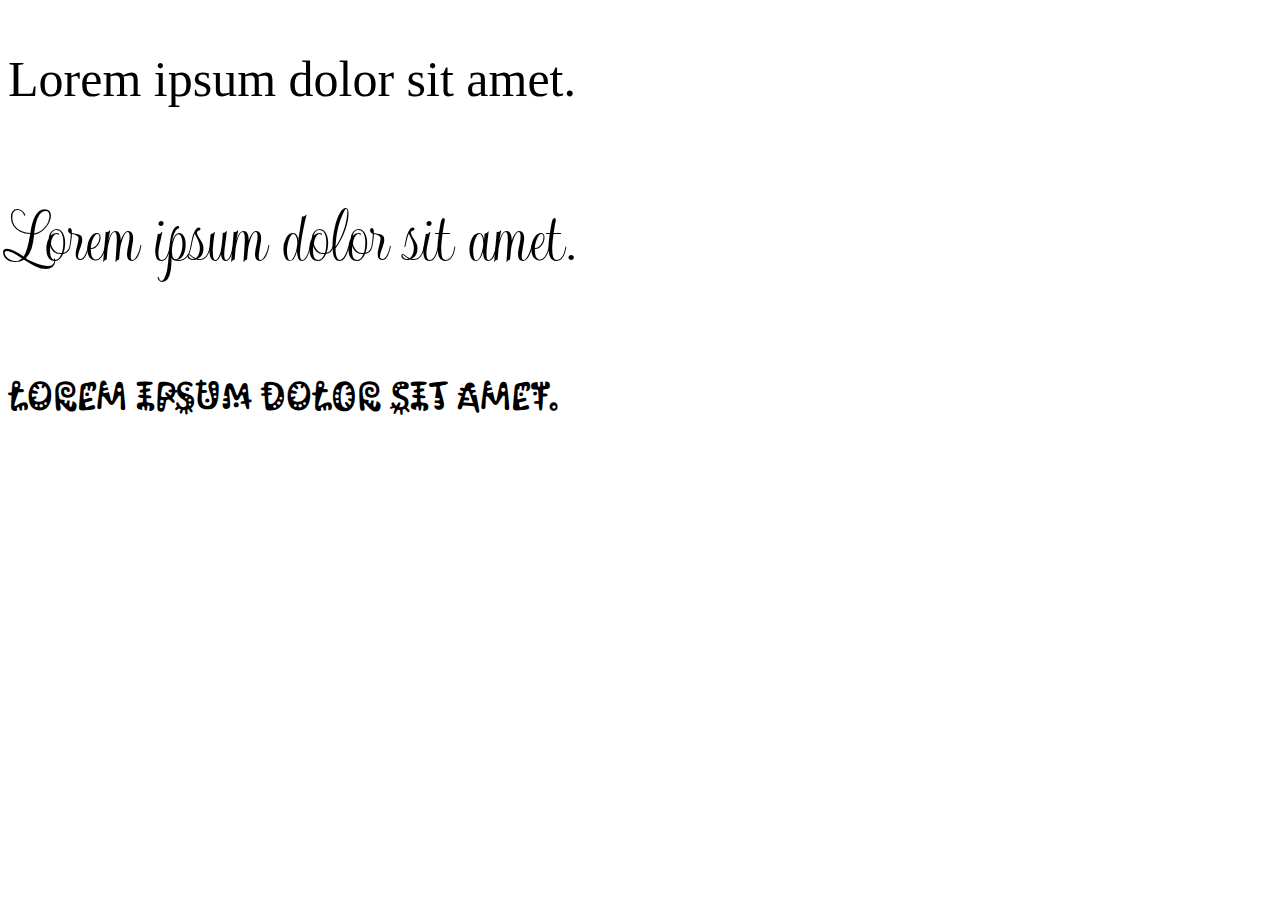
<file: css/5 font-family/index.html>
<!DOCTYPE html>
<html lang="en">

<head>
    <meta charset="UTF-8">
    <meta name="viewport" content="width=device-width, initial-scale=1.0">
    <title>Font-Family</title>
    <link rel="stylesheet" href="style.css">
    <!-- <link rel="preconnect" href="https://fonts.googleapis.com">
    <link rel="preconnect" href="https://fonts.gstatic.com" crossorigin>
    <link
        href="https://fonts.googleapis.com/css2?family=Dancing+Script:wght@400..700&family=Danfo&family=Tiny5&display=swap"
        rel="stylesheet"> -->
</head>

<body>

    <p class="p1">
        Lorem ipsum dolor sit amet.
    </p>
    <p class="p2">
        Lorem ipsum dolor sit amet.
    </p>
    <p class="p3">
        Lorem ipsum dolor sit amet.
    </p>

<!-- 
    <div class="block1">
        <p>Lorem ipsum dolor sit amet.</p>
    </div>


    <div class="block2">
        <p>Lorem ipsum dolor sit amet.</p>
    </div> -->

</body>

</html>
</file>
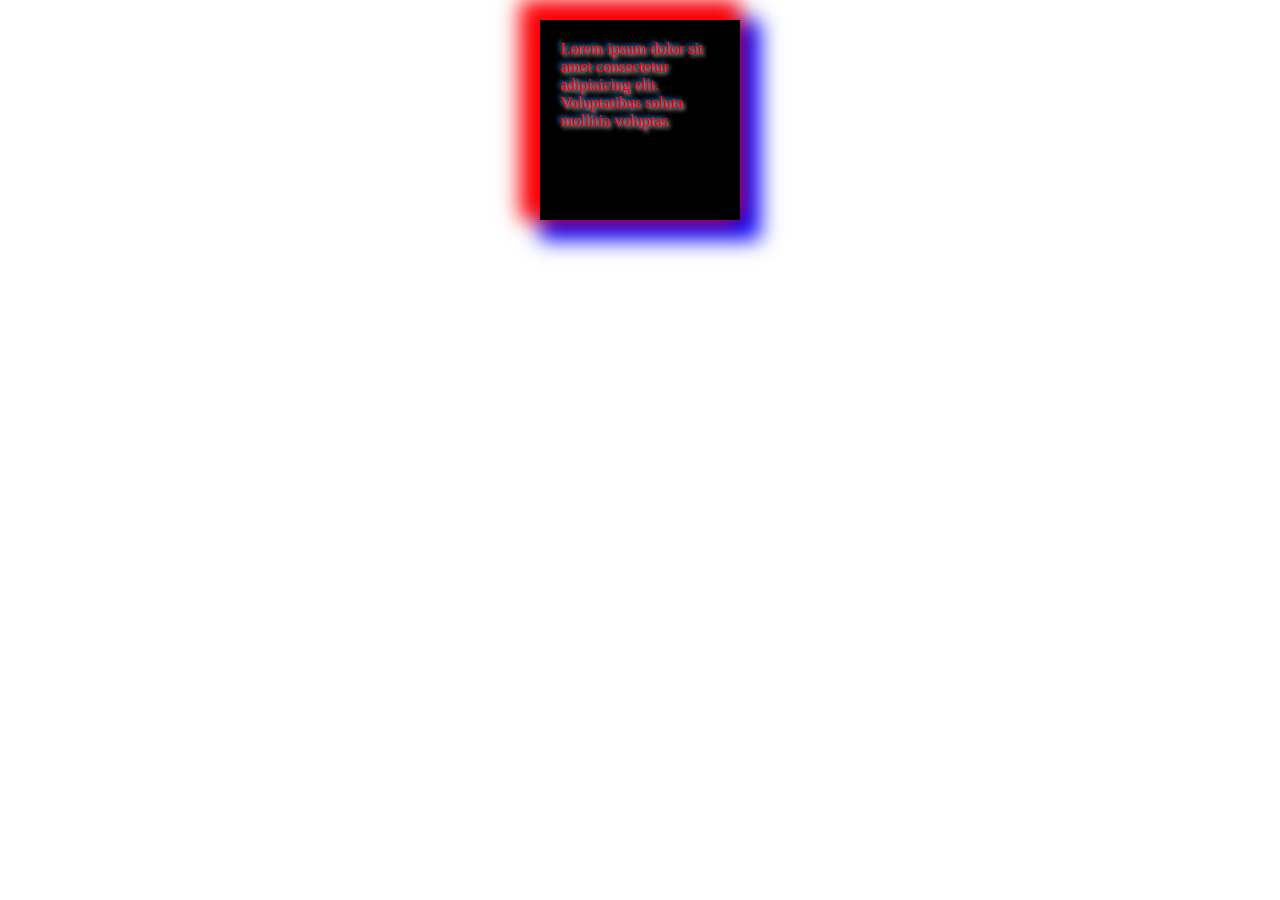
<file: css/6 box-sizing/index.html>
<!DOCTYPE html>
<html lang="en">

<head>
    <meta charset="UTF-8">
    <meta name="viewport" content="width=device-width, initial-scale=1.0">
    <title>Box-sizing</title>
    <link rel="stylesheet" href="style.css">
</head>

<body>
    <div class="block1">
        <p>
            Lorem ipsum dolor sit amet consectetur adipisicing elit. Voluptatibus soluta mollitia voluptas  
        </p>
    </div>

    <!-- <div class="block2">
        <p>
            Lorem ipsum dolor sit amet consectetur adipisicing elit. Voluptatibus soluta mollitia voluptas nesciunt quisquam, vero quam velit dolor harum eos. 
        </p>
       
    </div> -->

  
</body>

</html>
</file>
<file: responsive-watches-website-main/assets/css/styles.css>
/*=============== GOOGLE FONTS ===============*/
@import url("https://fonts.googleapis.com/css2?family=Roboto:wght@400;500;700&display=swap");

/*=============== VARIABLES CSS ===============*/
:root {
  --header-height: 3.5rem;

  /*========== Colors ==========*/
  --first-color: hsl(31, 100%, 70%);
  --button-color: hsl(0, 0%, 17%);
  --button-color-alt: hsl(0, 0%, 21%);
  --title-color: hsl(0, 0%, 15%);
  --text-color: hsl(0, 0%, 35%);
  --text-color-light: hsl(0, 0%, 55%);
  --body-color: hsl(0, 0%, 99%);
  --container-color: #fff;
  --border-color: hsl(0, 0%, 94%);

  /*========== Font and typography ==========*/
  --body-font: 'Roboto', sans-serif;
  --biggest-font-size: 2rem;
  --h1-font-size: 1.5rem;
  --h2-font-size: 1.25rem;
  --h3-font-size: 1rem;
  --normal-font-size: .938rem;
  --small-font-size: .813rem;
  --smaller-font-size: .75rem;

  /*========== Font weight ==========*/
  --font-medium: 500;
  --font-bold: 700;

  /*========== Margenes Bottom ==========*/
  --mb-0-5: .5rem;
  --mb-0-75: .75rem;
  --mb-1: 1rem;
  --mb-1-5: 1.5rem;
  --mb-2: 2rem;
  --mb-2-5: 2.5rem;
  --mb-3: 3rem;

  /*========== z index ==========*/
  --z-tooltip: 10;
  --z-fixed: 100;
}

@media screen and (min-width: 968px) {
  :root {
    --biggest-font-size: 2.5rem;
    --h1-font-size: 2.25rem;
    --h2-font-size: 1.5rem;
    --h3-font-size: 1.25rem;
    --normal-font-size: 1rem;
    --small-font-size: .875rem;
    --smaller-font-size: .813rem;
  }
}

/*=============== BASE ===============*/
* {
  box-sizing: border-box;
  padding: 0;
  margin: 0;
}

html {
  scroll-behavior: smooth;
}

body,
button,
input {
  font-family: var(--body-font);
  font-size: var(--normal-font-size);
}

body {
  margin: 0;
  background-color: var(--body-color);
  color: var(--text-color);
  /*For animation dark mode*/
  transition: .4s;
}

h1, h2, h3, h4 {
  color: var(--title-color);
  font-weight: var(--font-medium);
}

ul {
  list-style: none;
}

a {
  text-decoration: none;
}

img {
  max-width: 100%;
  height: auto;
}

button {
  cursor: pointer;
  border: none;
  outline: none;
}

/*=============== THEME ===============*/
/*========== Variables Dark theme ==========*/
body.dark-theme {
  --first-color: hsl(31, 76%, 74%);
  --button-color: hsl(0, 0%, 24%);
  --button-color-alt: hsl(0, 0%, 28%);
  --title-color: hsl(0, 0%, 95%);
  --text-color: hsl(0, 0%, 75%);
  --body-color: hsl(0, 0%, 12%);
  --container-color: hsl(0, 0%, 16%);
  --border-color: hsl(0, 0%, 20%);
}

/*========== Button Dark/Light ==========*/
.change-theme {
  color: var(--title-color);
  font-size: 1.25rem;
  cursor: pointer;
}

/*========== 
    Color changes in some parts of 
    the website, in dark theme 
==========*/
.dark-theme .change-theme,
.dark-theme .nav__toggle,
.dark-theme .nav__shop,
.dark-theme .button--gray {
  color: hsl(0, 0%, 15%);
}

.dark-theme .scroll-header {
  box-shadow: 0 1px 4px hsla(0, 0%, 4%, .3);
}

.scroll-header .change-theme,
.scroll-header .nav__toggle,
.scroll-header .nav__shop {
  color: var(--title-color);
}

.dark-theme::-webkit-scrollbar {
  background: hsl(0, 0%, 30%);
}

/*=============== REUSABLE CSS CLASSES ===============*/
.container {
  max-width: 1024px;
  margin-left: var(--mb-1-5);
  margin-right: var(--mb-1-5);
}

.grid {
  display: grid;
}

.main {
  overflow: hidden;
}

.section {
  padding: 6.5rem 0 1rem;
}

.section__title {
  position: relative;
  font-size: var(--h3-font-size);
  margin-bottom: var(--mb-3);
  text-transform: uppercase;
  letter-spacing: 2px;
  text-align: center;
}

.section__title::before {
  content: '';
  position: absolute;
  top: -1rem;
  left: 0;
  right: 0;
  margin: 0 auto;
  width: 67px;
  height: 1px;
  background-color: var(--first-color);
}

/*=============== HEADER & NAV ===============*/
.header {
  width: 100%;
  background: transparent;
  position: fixed;
  top: 0;
  left: 0;
  z-index: var(--z-fixed);
  /*For animation dark mode*/
  transition: .4s;
}

.nav {
  height: var(--header-height);
  display: flex;
  justify-content: space-between;
  align-items: center;
}

.nav__logo, 
.nav__toggle, 
.nav__shop, 
.nav__close {
  color: var(--title-color);
}

.nav__logo {
  text-transform: uppercase;
  font-weight: var(--font-bold);
  letter-spacing: 1px;
  display: inline-flex;
  align-items: center;
  column-gap: .25rem;
}

.nav__logo-icon {
  font-size: 1.25rem;
}

.nav__btns {
  display: flex;
  align-items: center;
  column-gap: 1rem;
}

.nav__toggle, 
.nav__shop {
  font-size: 1.25rem;
  cursor: pointer;
}

@media screen and (max-width: 767px) {
  .nav__menu {
    position: fixed;
    background-color: var(--body-color);
    top: 0;
    right: -100%;
    width: 100%;
    height: 100%;
    padding: 6rem 2rem 3.5rem;
    transition: .3s;
  }
}

.nav__list {
  display: flex;
  flex-direction: column;
  align-items: center;
  row-gap: 2rem;
}

.nav__link {
  color: var(--title-color);
  font-weight: var(--font-medium);
  text-transform: uppercase;
  font-size: var(--h2-font-size);
  transition: .3s;
}

.nav__link:hover {
  color: var(--first-color);
}

.nav__close {
  font-size: 2rem;
  position: absolute;
  top: .9rem;
  right: 1.25rem;
  cursor: pointer;
}

/* Show menu */
.show-menu {
  right: 0;
}

/* Change background header */
.scroll-header {
  background-color: var(--body-color);
  box-shadow: 0 1px 4px hsla(0, 4%, 15%, .10);
}

/* Active link */
.active-link {
  color: var(--first-color);
}

/*=============== HOME ===============*/
.home__container {
  position: relative;
  row-gap: 2.5rem;
}

.home__img {
  width: 240px;
}

.home__img-bg {
  background-color: var(--first-color);
  width: 258px;
  height: 430px;
  padding-bottom: 2rem;
  display: flex;
  justify-content: center;
  align-items: flex-end;
  justify-self: flex-end;
  transform: translateX(1.5rem);
}

.home__social {
  position: absolute;
  top: 35%;
  left: -5rem;
  transform: rotate(-90deg);
  display: flex;
  column-gap: 1rem;
}

.home__social-link {
  font-size: var(--smaller-font-size);
  color: var(--text-color-light);
  transition: .3s;
}

.home__social-link:hover {
  color: var(--title-color);
}

.home__title {
  font-size: var(--biggest-font-size);
  font-weight: var(--font-bold);
  margin-bottom: var(--mb-1);
}

.home__description {
  margin-bottom: var(--mb-1-5);
}

.home__price {
  display: inline-block;
  font-size: var(--h2-font-size);
  font-weight: var(--font-medium);
  color: var(--first-color);
  margin-bottom: var(--mb-3);
}

.home__btns {
  display: flex;
  align-items: center;
}

.home__button {
  box-shadow: 0 12px 24px hsla(0, 0%, 10%, .2);
}

/*=============== BUTTONS ===============*/
.button {
  display: inline-block;
  background-color: var(--button-color);
  color: #FFF;
  padding: 1.25rem 2rem;
  font-weight: var(--font-medium);
  transition: .3s;
}

.button:hover {
  background-color: var(--button-color-alt);
}

.button--gray {
  background-color: hsl(0, 0%, 75%);
  color: var(--title-color);
}

.button--gray:hover {
  background-color: hsl(0, 0%, 63%);
}

.button--small {
  padding: 1rem 1.5rem;
}

/*=============== FEATURED ===============*/
.featured__container {
  row-gap: 2.5rem;
}

.featured__card {
  position: relative;
  text-align: center;
  background-color: var(--container-color);
  padding-top: 2rem;
  border: 1px solid var(--border-color);
  overflow-y: hidden;
  transition: .3s;
}

.featured__tag {
  background-color: var(--first-color);
  padding: .5rem 1rem;
  color: #fff;
  text-transform: uppercase;
  font-size: var(--small-font-size);
  font-weight: var(--font-medium);
  position: absolute;
  transform: rotate(-90deg);
  left: -1rem;
  top: 3rem;
}

.featured__img {
  height: 214px;
  margin-bottom: var(--mb-1);
}

.featured__title, 
.featured__price {
  font-size: var(--h3-font-size);
  font-weight: var(--font-bold);
}

.featured__title {
  text-transform: uppercase;
  margin-bottom: var(--mb-0-75);
}

.featured__price {
  display: block;
  color: var(--first-color);
  transition: .3s;
}

.featured__button {
  font-size: var(--small-font-size);
  transform: translateY(1rem);
  opacity: 0;
}

.featured__card:hover {
  box-shadow: 0 12px 32px hsla(0, 0%, 20%, .1);
  padding: 2rem 0 3rem 0;
}

.featured__card:hover .featured__button {
  transform: translateY(0);
  opacity: 1;
}

.featured__card:hover .featured__price {
  margin-bottom: var(--mb-1-5);
}

/*=============== STORY ===============*/
.story__container {
  row-gap: 7.5rem;
}

.story__title {
  font-size: var(--h1-font-size);
  margin-bottom: var(--mb-1);
}

.story__description {
  margin-bottom: var(--mb-2-5);
}

.story__images {
  position: relative;
}

.story__img, 
.story__square {
  width: 250px;
}

.story__square {
  height: 250px;
  background-color: var(--first-color);
}

.story__img {
  position: absolute;
  left: 3rem;
  top: -3rem;
}

/*=============== PRODUCTS ===============*/
.products__container {
  grid-template-columns: repeat(2, 1fr);
  gap: 2rem;
}

.products__card {
  position: relative;
  background-color: var(--container-color);
  padding: 1.25rem 0;
  border: 1px solid var(--border-color);
  text-align: center;
  transition: .3s;
}

.products__img {
  height: 125px;
  margin-bottom: var(--mb-1);
}

.products__title, 
.products__price {
  font-size: var(--small-font-size);
  font-weight: var(--font-medium);
}

.products__title {
  text-transform: uppercase;
  margin-bottom: var(--mb-0-5);
}

.products__price {
  color: var(--first-color);
}

.products__button {
  background-color: var(--button-color);
  padding: .4rem;
  color: #fff;
  font-size: 1rem;
  position: absolute;
  right: 0;
  bottom: 0;
  transition: .3s;
}

.products__button:hover {
  background-color: var(--button-color-alt);
}

.products__card:hover {
  box-shadow: 0 8px 32px hsla(0, 0%, 10%, .1);
}

/*=============== TESTIMONIAL ===============*/
.testimonial__container {
  row-gap: 4rem;
}

.testimonial__quote {
  display: inline-flex;
  background-color: var(--container-color);
  padding: .5rem .75rem;
  font-size: 1.5rem;
  color: var(--first-color);
  box-shadow: 0 4px 12px hsla(0, 0%, 20%, .1);
  margin-bottom: var(--mb-2);
}

.testimonial__description {
  margin-bottom: var(--mb-1);
}

.testimonial__date {
  font-size: var(--normal-font-size);
  margin-bottom: var(--mb-2);
}

.testimonial__perfil {
  display: flex;
  align-items: center;
  column-gap: 1rem;
  margin-bottom: 7rem;
}

.testimonial__perfil-img {
  width: 60px;
  height: 60px;
  border-radius: 3rem;
}

.testimonial__perfil-data {
  display: flex;
  flex-direction: column;
  row-gap: .5rem;
}

.testimonial__perfil-name {
  font-size: var(--h3-font-size);
  font-weight: var(--font-medium);
  color: var(--title-color);
}

.testimonial__perfil-detail {
  font-size: var(--small-font-size);
}

.testimonial__images {
  position: relative;
}

.testimonial__img, 
.testimonial__square {
  width: 250px;
}

.testimonial__square {
  height: 250px;
  background-color: var(--first-color);
  margin-left: auto;
}

.testimonial__img {
  position: absolute;
  right: 2rem;
  top: 3rem;
}

.testimonial-swiper {
  margin-left: initial;
  margin-right: initial;
}

.swiper-button-prev:after,
.swiper-button-next:after {
  content: '';
}

/* Swiper class */
.swiper-button-next,
.swiper-button-prev {
  top: initial;
  bottom: 5%;
  width: initial;
  height: initial;
  background-color: var(--container-color);
  box-shadow: 0 4px 12px hsla(0, 0%, 20%, .1);
  padding: .25rem;
  font-size: 1.5rem;
  color: var(--first-color);
}

.swiper-button-next {
  right: initial;
  left: 4rem;
}

/*=============== NEW ===============*/
.new__card {
  position: relative;
  text-align: center;
  background-color: var(--container-color);
  padding-top: 2rem;
  border: 1px solid var(--border-color);
  overflow-y: hidden;
  transition: .3s;
}

.new__tag {
  background-color: var(--first-color);
  padding: .5rem 1rem;
  color: #fff;
  text-transform: uppercase;
  font-size: var(--small-font-size);
  font-weight: var(--font-medium);
  position: absolute;
  top: 1rem;
  right: 1rem;
  transition: .3s;
}

.new__img {
  height: 215px;
  margin-bottom: var(--mb-1);
}

.new__title, 
.new__price {
  font-size: var(--h3-font-size);
  font-weight: var(--font-bold);
}

.new__title {
  text-transform: uppercase;
  margin-bottom: var(--mb-0-75);
}

.new__price {
  display: block;
  color: var(--first-color);
  transition: .3s;
}

.new__button {
  font-size: var(--small-font-size);
  transform: translateY(1rem);
  opacity: 0;
}

.new__card:hover {
  background-color: var(--first-color);
  box-shadow: 0 12px 32px hsla(0, 0%, 20%, .1);
  padding: 2rem 0 3rem 0;
}

.new__card:hover .new__tag {
  background-color: var(--button-color);
}

.new__card:hover .new__button {
  transform: translateY(0);
  opacity: 1;
}

.new__card:hover .new__title {
  color: hsl(0, 0%, 15%);
}

.new__card:hover .new__price {
  color: hsl(0, 0%, 15%);
  margin-bottom: var(--mb-1-5);
}

/*=============== NEWSLETTER ===============*/
.newsletter__bg {
  background-color: var(--first-color);
  padding: 3rem 1.5rem;
  text-align: center;
  row-gap: 2.5rem;
}

.newsletter__title {
  font-size: var(--h1-font-size);
  color: hsl(0, 0%, 15%);
  margin-bottom: var(--mb-1-5);
}

.newsletter__description {
  color: hsl(0, 0%, 35%);
}

.newsletter__subscribe {
  display: flex;
  flex-direction: column;
  row-gap: .75rem;
}

.newsletter__input {
  border: none;
  outline: none;
  background-color: hsl(0, 0%, 94%);
  padding: 1.25rem 1rem;
  color: hsl(0, 0%, 15%);
}

/*=============== FOOTER ===============*/
.footer__container {
  row-gap: 2rem;
  border-bottom: 1px solid var(--border-color);
  padding-bottom: 3rem;
}

.footer__title {
  font-size: var(--h2-font-size);
  margin-bottom: var(--mb-1-5);
}

.footer__list, 
.footer__links {
  display: flex;
  flex-direction: column;
  row-gap: .75rem;
}

.footer__link {
  color: var(--text-color);
}

.footer__link:hover {
  color: var(--title-color);
}

.footer__social {
  display: flex;
  column-gap: 1rem;
}

.footer__social-link {
  font-size: 1.25rem;
  color: var(--text-color);
}

.footer__social-link:hover {
  color: var(--title-color);
}

.footer__copy {
  display: block;
  margin: 3.5rem 0 1rem 0;
  text-align: center;
  font-size: var(--smaller-font-size);
  color: var(--text-color-light);
}

/*=============== SCROLL UP ===============*/
.scrollup {
  position: fixed;
  right: 1rem;
  bottom: -30%;
  background-color: var(--container-color);
  box-shadow: 0 4px 12px hsla(0, 0%, 20%, .1);
  display: inline-flex;
  padding: .25rem;
  z-index: var(--z-tooltip);
  opacity: .8;
  transition: .4s;
}

.scrollup:hover {
  opacity: 1;
}

.scrollup__icon {
  font-size: 1.5rem;
  color: var(--first-color);
}

/* Show Scroll Up*/
.show-scroll {
  bottom: 3rem;
}

/*=============== SCROLL BAR ===============*/
::-webkit-scrollbar {
  width: .6rem;
  background: hsl(0, 0%, 74%);
}

::-webkit-scrollbar-thumb {
  background: hsl(0, 0%, 17%);
}

/*=============== CART ===============*/
.cart {
  position: fixed;
  background-color: var(--body-color);
  z-index: var(--z-fixed);
  width: 100%;
  height: 100%;
  top: 0;
  right: -100%;
  padding: 3.5rem 2rem;
  transition: .4s;
}

.cart__title-center {
  font-size: var(--h2-font-size);
  text-align: center;
  margin-bottom: var(--mb-3);
}

.cart__close {
  font-size: 2rem;
  color: var(--title-color);
  position: absolute;
  top: 1.25rem;
  right: .9rem;
  cursor: pointer;
}

.cart__container {
  display: grid;
  row-gap: 1.5rem;
}

.cart__card {
  display: flex;
  align-items: center;
  column-gap: 1rem;
}

.cart__box {
  background-color: var(--container-color);
  padding: .75rem 1.25rem;
  border: 1px solid var(--border-color);
}

.cart__img {
  width: 50px;
}

.cart__title {
  font-size: var(--normal-font-size);
  margin-bottom: .5rem;
}

.cart__price {
  display: block;
  font-size: var(--small-font-size);
  color: var(--first-color);
  margin-bottom: var(--mb-1-5);
}

.cart__amount,
.cart__amount-content{
  display: flex;
  align-items: center;
}

.cart__amount{
  column-gap: 3rem;
}

.cart__amount-content{
  column-gap: 1rem;
}

.cart__amount-box {
  display: inline-flex;
  padding: .25rem;
  background-color: var(--container-color);
  border: 1px solid var(--border-color);
  cursor: pointer;
}

.cart__amount-trash {
  font-size: 1.15rem;
  color: var(--first-color);
  cursor: pointer;
}

.cart__prices {
  margin-top: 6rem;
  display: flex;
  justify-content: space-between;
}

.cart__prices-item, 
.cart__prices-total {
  color: var(--title-color);
}

.cart__prices-item {
  font-size: var(--small-font-size);
}

.cart__prices-total {
  font-size: var(--h3-font-size);
  font-weight: var(--font-medium);
}

/* Show cart */
.show-cart {
  right: 0;
}

/*=============== BREAKPOINTS ===============*/
/* For small devices */
@media screen and (max-width: 320px) {
  .container {
    margin-left: var(--mb-1);
    margin-right: var(--mb-1);
  }
  .home__img-bg {
    width: 220px;
  }
  .home__title {
    font-size: var(--h1-font-size);
  }
  .home__button {
    font-size: var(--smaller-font-size);
  }

  .story__square,
  .story__img,
  .testimonial__square,
  .testimonial__img {
    width: 180px;
  }

  .story__square,
  .testimonial__square {
    height: 180px;
  }

  .products__container {
    grid-template-columns: repeat(1, 180px);
    justify-content: center;
  }
}

/* For medium devices */
@media screen and (min-width: 576px) {
  .home__img-bg {
    width: 340px;
  }

  .featured__container {
    grid-template-columns: repeat(2, 1fr);
    justify-content: center;
    align-items: flex-start;
    gap: 1.5rem;
  }

  .footer__container {
    grid-template-columns: repeat(2, 1fr);
  }
}

@media screen and (min-width: 767px) {
  .section {
    padding: 8rem 0 1rem;
  }

  .cart {
    width: 420px;
    box-shadow: -2px 0 4px hsla(0, 0%, 15%, .1);
  }

  .nav {
    height: calc(var(--header-height) + 1.5rem);
    justify-content: initial;
    column-gap: 3rem;
  }
  .nav__toggle, 
  .nav__close {
    display: none;
  }
  .nav__list {
    flex-direction: row;
    column-gap: 2.5rem;
  }
  .nav__link {
    text-transform: initial;
    font-size: var(--normal-font-size);
  }
  .nav__btns {
    margin-left: auto;
  }

  .home__container {
    padding-top: 6rem;
    grid-template-columns: 1fr max-content;
    align-items: center;
  }
  .home__img-bg {
    order: 1;
    transform: translate(1.5rem, -6rem);
  }
  .home__data {
    padding: 0 0 3rem 6rem;
  }
  .home__social {
    top: 47%;
    column-gap: 2rem;
  }

  .featured__title,
  .featured__price,
  .new__title,
  .new__price {
    font-size: var(--normal-font-size);
  }

  .story__container,
  .testimonial__container,
  .newsletter__bg {
    grid-template-columns: repeat(2, 1fr);
    align-items: center;
  }

  .story__section-title {
    text-align: initial;
  }
  .story__section-title::before {
    margin: initial;
  }
  .story__images {
    order: -1;
  }

  .products__container {
    grid-template-columns: repeat(3, 200px);
    justify-content: center;
    gap: 2.5rem;
  }
  .products__card {
    padding: 2rem 0;
  }
  .products__img {
    height: 155px;
  }

  .newsletter__bg {
    text-align: initial;
    column-gap: 2rem;
    padding: 4.5rem;
  }
  .newsletter__subscribe {
    flex-direction: row;
  }
  .newsletter__input {
    width: 100%;
  }

  .footer__container {
    grid-template-columns: repeat(4, max-content);
    justify-content: space-between;
  }
  .footer__title {
    font-size: var(--h3-font-size);
  }
}

@media screen and (min-width: 992px) {
  .section__title {
    font-size: var(--h2-font-size);
  }

  .home__container {
    column-gap: 2rem;
  }
  .home__img-bg {
    width: 480px;
    height: 680px;
  }
  .home__img {
    width: 420px;
  }
  .home__social {
    left: -6rem;
  }
  .home__data {
    padding: 0 0 8rem 6rem;
  }

  .featured__container {
    grid-template-columns: repeat(3, 312px);
    padding-top: 2rem;
  }
  
  .story__container,
  .testimonial__container {
    column-gap: 8rem;
  }

  .story__square,
  .story__img,
  .testimonial__square,
  .testimonial__img {
    width: 450px;
  }

  .story__square,
  .testimonial__square {
    height: 450px;
  }

  .products__container,
  .new__container {
    padding-top: 2rem;
  }

  .testimonial__container {
    padding-bottom: 4rem;
  }
}

/* For large devices */
@media screen and (min-width: 1024px) {
  .container {
    margin-left: auto;
    margin-right: auto;
  }
  
  .story__container,
  .testimonial__container {
    column-gap: 13rem;
  }

  .story__container {
    padding-top: 3rem;
  }
  .story__img {
    left: 5rem;
    top: -5rem;
  }

  .testimonial__img {
    right: 5rem;
    top: 5rem;
  }

  .scrollup {
    right: 3rem;
  }
}
</file>
<file: css lessons/1 first lesson/style.css>
/* body{
    background-color: #000;
    color: red;
} */
* {
    background-color: #000;
    color: red;
}
/* 
div h1{
    color: red;
} */


/* main > p {
    color: blue;
} */


main ~ h1 {
    color: green;
}

main + h1 {
    color: gold;
}

/* .testclass {
    color: magenta;
} */


/* #testid {
    color: greenyellow;
} */
</file>
<file: css lessons/border-hover/style.css>
* {
    transition: 0.5s;
}

body {
    background-color: #000;
    color: snow;
}

a:hover {
    color: red;
    font-size: 30px;
}

main {
    width: 400px;
    height: 400px;
    font-size: 30px;
    background-color: #777;
    /* border: 5px solid green; */
    /* outline: 5px solid red; */
    /* border: 20px double red; */
    /* border: 20px dashed red; */
    /* border: 20px dotted red; */
    /* border-top: 20px solid red; */
    /* border-right:  20px dotted green; */
    /* border-left: 20px dashed blue; */
    /* border-bottom: 20px double yellow; */
    /* border: 30px outset green; */
    /* border: 30px inset green; */
    /* border: 30px groove dodgerblue; */
    /* border: 30px ridge dodgerblue; */
    /* border-radius: 20px; */
    /* border-radius: 20px 40px; */
    /* border-radius: 20px 40px 60px ;  */
    /* border-radius: 20px 40px 60px 80px;  */
    /* border-radius: 50%; */
}

span{
    /* border: 10px solid green; */
    outline: 10px solid green;
}

div{
    border: 10px solid blue;
    outline: 10px solid green;

}
</file>
<file: css lessons/font-family/style.css>
/* @import url('https://fonts.googleapis.com/css2?family=Dancing+Script:wght@400..700&family=Kablammo&family=Londrina+Sketch&display=swap'); */

@font-face {
    src: url(/font/Dancing_Script/DancingScript-VariableFont_wght.ttf);
    font-family: 'Dancing Script';
}

@font-face {
    src: url(/font/Kablammo/Kablammo-Regular-VariableFont_MORF.ttf);
    font-family: 'Kablammo';
}

@font-face {
    src: url(/font/Londrina_Sketch/LondrinaSketch-Regular.ttf);
    font-family: 'Londrina Sketch';
}


* {
    /* font-size: 40px */
}


.p1 {
    font-family: "Londrina Sketch", sans-serif;
    font-weight: 400;
    font-style: normal;
    font-size: 50px;
}

.p2 {
    font-family: "Dancing Script", cursive;
    font-optical-sizing: auto;
    font-style: normal;
    font-size: 200%;
}

.p3 {
    font-family: "Kablammo", system-ui;
    font-optical-sizing: auto;
    font-weight: 400;
    font-style: normal;
    font-variation-settings:
        "MORF" 0;
}



div {
    font-size: 30px;
}

.block1 p {
    /* font-variant: small-caps; */
    text-transform: uppercase;
    /* font-size: 200%; */
    /* font-size: 2em; */
}

.block2 p {
    font-variant: small-caps;
    /* font-size: 2rem; */
}
</file>
<file: css lessons/margin-padding/style.css>
div{
    border: 3px solid black;
    background-color: gray;
    /* min-height: 500px; */
    /* max-height: 200px; */
    width: 200px;
    /* padding: 20px  ; */
    /* padding: 20px 40px  ; */
    /* padding: 20px 40px 60px ; */
    /* padding: 20px 40px 60px 80px; */
    /* margin: 20px; */
    /* margin: 20px 40px; */
    /* margin: 20px 40px 60px ; */
    /* margin: 20px 40px 60px 80px; */
    /* margin: 40px -100px; */
    margin: 40px auto;
    /* max-width: 400px; */
    /* min-width: 400px; */
}


span{
    /* outline: 3px solid red; */
    /* background-color: snow; */
}
</file>
<file: css/1 first lesson/style.css>
/* body{
    background-color: #000;
    color: red;
} */
* {
    background-color: #000;
    color: red;
}
/* 
div h1{
    color: red;
} */


/* main > p {
    color: blue;
} */


main ~ h1 {
    color: green;
}

main + h1 {
    color: gold;
}

/* .testclass {
    color: magenta;
} */


/* #testid {
    color: greenyellow;
} */
</file>
<file: css/5 font-family/style.css>
<<<<<<< HEAD
/* @import url('https://fonts.googleapis.com/css2?family=Dancing+Script:wght@400..700&family=Kablammo&family=Londrina+Sketch&display=swap'); */

@font-face {
    src: url(/font/Dancing_Script/DancingScript-VariableFont_wght.ttf);
    font-family: 'Dancing Script';
}
@font-face {
    src: url(/font/Kablammo/Kablammo-Regular-VariableFont_MORF.ttf);
    font-family: 'Kablammo';
}
@font-face {
    src: url(/font/Londrina_Sketch/LondrinaSketch-Regular.ttf);
    font-family: 'Londrina Sketch';
}

* {
    font-size: 40px
}


.p1 {
    font-family: "Londrina Sketch", sans-serif;
    font-weight: 400;
    font-style: normal;
    font-size: 50px;
}

.p2 {
    font-family: "Dancing Script", cursive;
    font-optical-sizing: auto;
    font-style: normal;
    font-size: 200%;
}

.p3 {
    font-family: "Kablammo", system-ui;
=======
/* @import url('https://fonts.googleapis.com/css2?family=Dancing+Script:wght@400..700&family=Danfo&family=Tiny5&display=swap'); */
/* 
.p1 {
    font-family: "Dancing Script", cursive;
    font-optical-sizing: auto;
    font-style: normal;
}

.p2 {
    font-family: "Tiny5", sans-serif;
    font-weight: 400;
    font-style: normal;
}

.p3 {
    font-family: "Danfo", serif;
>>>>>>> e6bb4d1fa04612e94ed346bc9ca8fccf382ea55d
    font-optical-sizing: auto;
    font-weight: 400;
    font-style: normal;
    font-variation-settings:
<<<<<<< HEAD
        "MORF" 0;
}

div {
    font-size: 30px;
}

.block1 p {
    /* font-variant: small-caps; */
    /* text-transform: uppercase; */
    font-size: 2em;
}

.block2 p {
    /* font-variant: small-caps; */
    font-size: 2rem;
}
=======
        "ELSH" 0;
} */


@font-face {
    font-family: "font 1";
    src: url(/font/Dancing_Script/DancingScript-VariableFont_wght.ttf);
}

@font-face {
    font-family: 'font 2';
    src: url(/font/Updock/Updock-Regular.ttf);
}

.p1{
    font-family: "font 1";
}
.p2{
    font-family: "font 2";
}
>>>>>>> e6bb4d1fa04612e94ed346bc9ca8fccf382ea55d
</file>
<file: css/6 box-sizing/style.css>
*{
    margin: 0;
    padding: 0;
    box-sizing: border-box;
}


.block1{
    width: 200px;
    height: 200px;
    margin: 20px auto;
    background-color: black;
    padding: 20px;
    box-sizing: border-box;
    /* box-shadow: 0px 0px 20px 10px red, 0px 0px 20px 20px blue;     */
    box-shadow: -10px -10px 20px 10px red , 10px 10px 20px 10px blue ; 
    /* box-shadow: -10px -10px 20px 10px red inset,  10px 10px 20px 10px blue inset;  */
    text-shadow: 2px 2px 4px snow, -2px -2px 4px dodgerblue;
    color: red;
}

.block2{
    margin: 20px auto;
    width: 200px;
    height: 200px;
    background-color: gray;
    padding: 20px;
}
</file>
